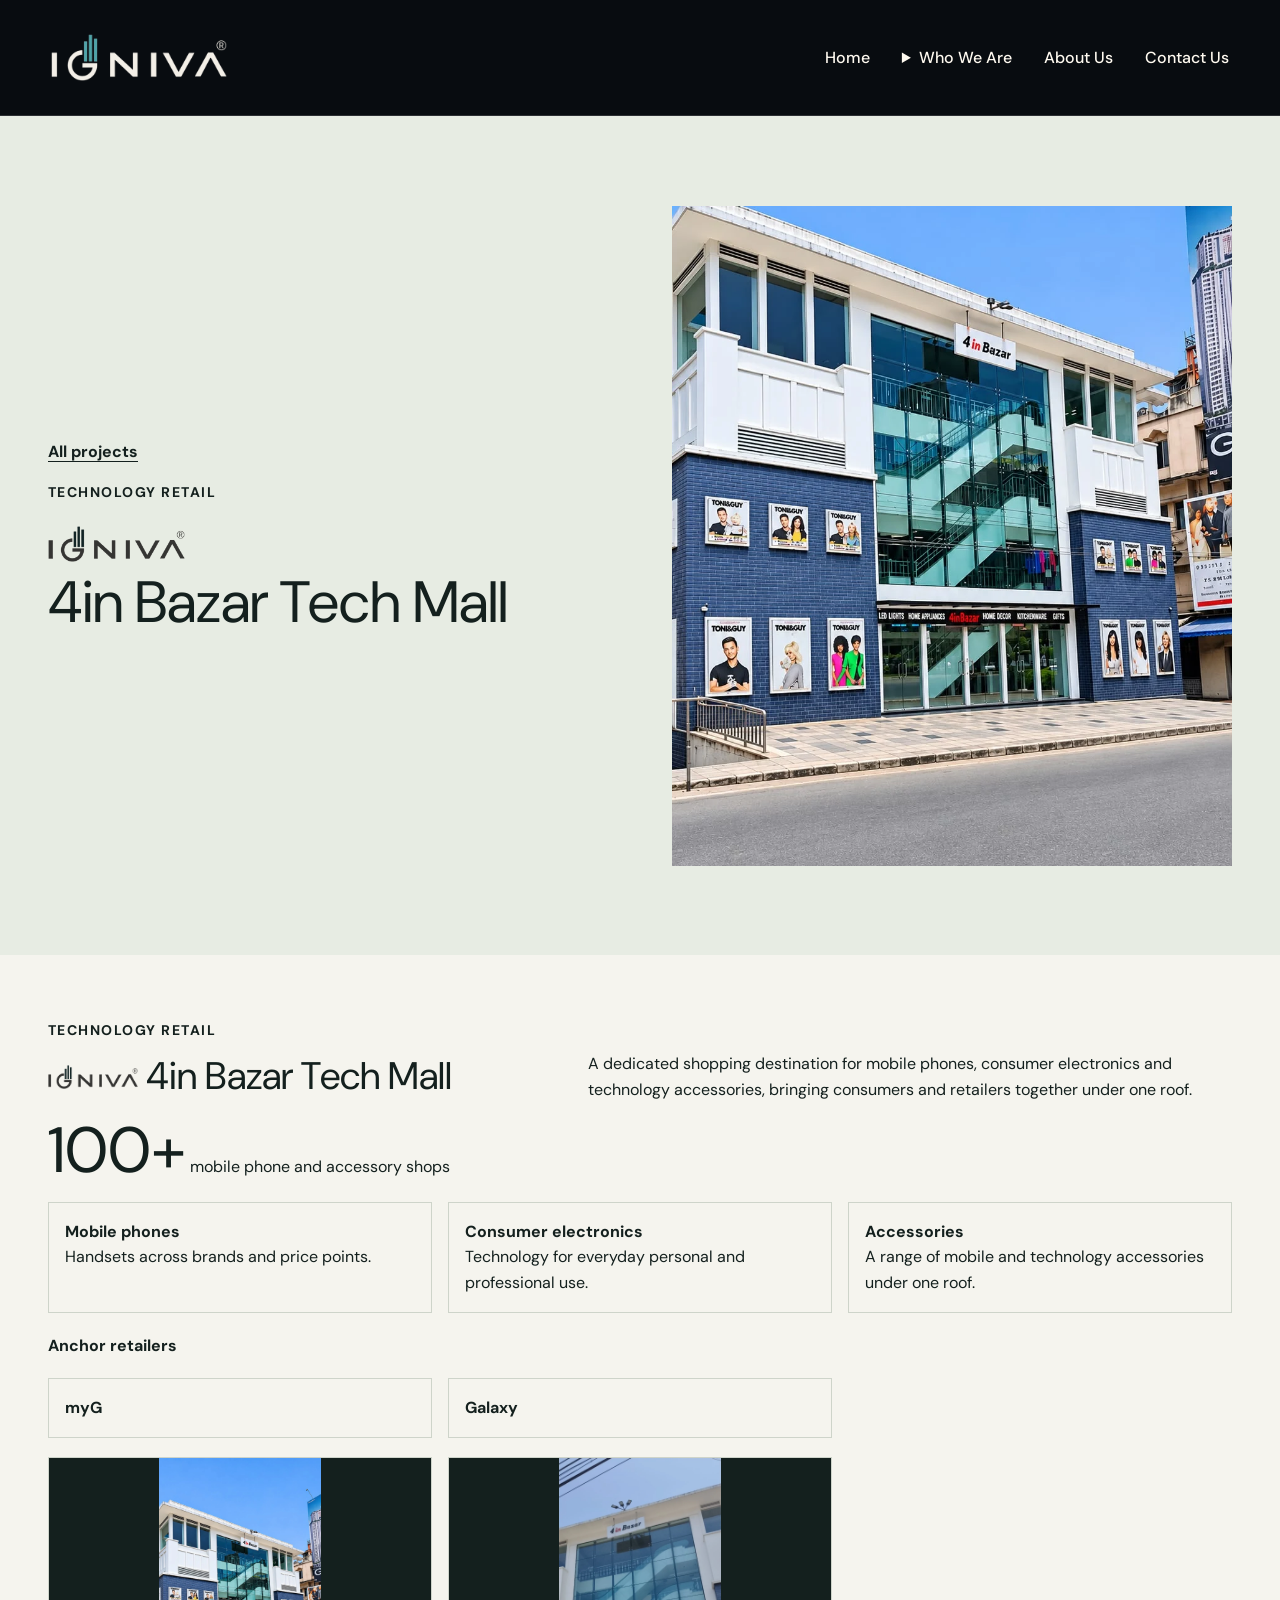
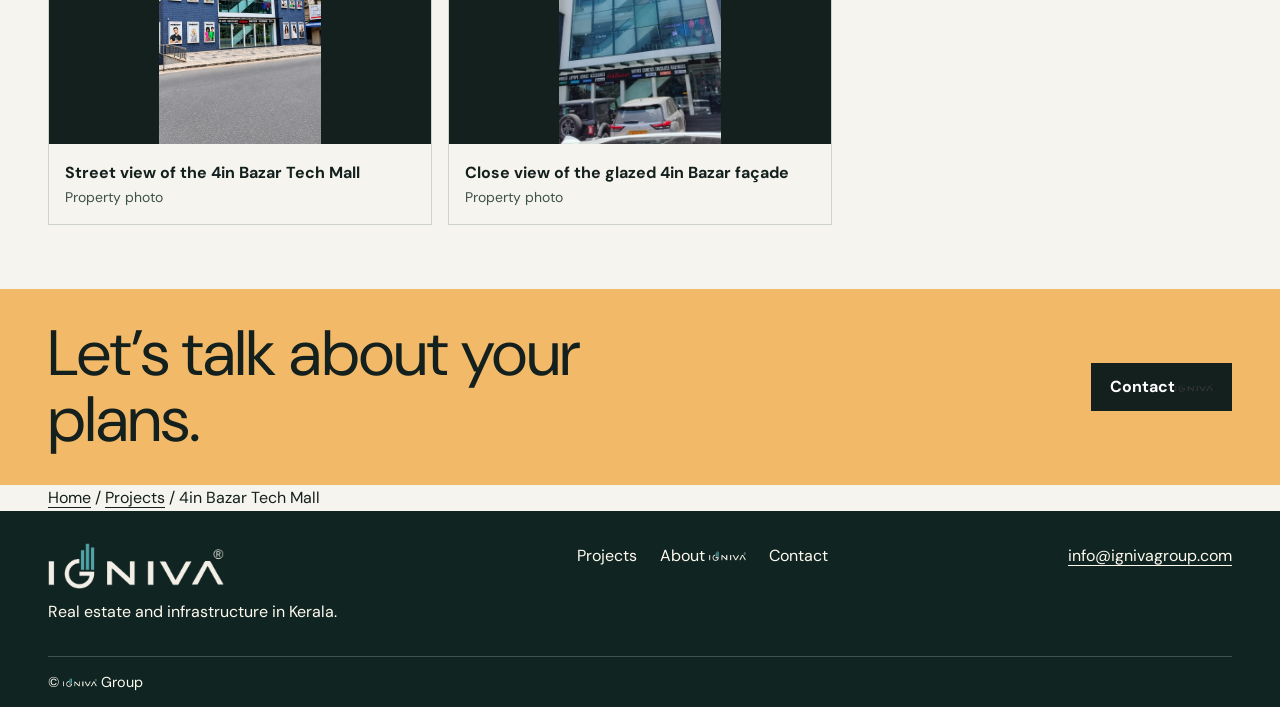
<file: 4in-bazar.html>
<!doctype html>
<html lang="en"><head>
<meta charset="utf-8"><meta name="viewport" content="width=device-width, initial-scale=1">
<meta name="theme-color" content="#14201e"><meta name="description" content="Explore IGNIVA 4in Bazar Tech Mall, part of the IGNIVA Group portfolio.">
<title>IGNIVA 4in Bazar Tech Mall | IGNIVA Group</title><link rel="canonical" href="https://www.ignivagroup.com/4in-bazar.html">
<meta property="og:type" content="website"><meta property="og:title" content="IGNIVA 4in Bazar Tech Mall | IGNIVA Group"><meta property="og:description" content="Explore IGNIVA 4in Bazar Tech Mall, part of the IGNIVA Group portfolio."><meta property="og:url" content="https://www.ignivagroup.com/4in-bazar.html"><meta property="og:image" content="https://www.ignivagroup.com/assets/portfolio/bazar-frontage.webp">
<link rel="preconnect" href="https://fonts.googleapis.com"><link rel="preconnect" href="https://fonts.gstatic.com" crossorigin>
<link href="https://fonts.googleapis.com/css2?family=DM+Sans:wght@400;500;600;700&amp;family=Instrument+Serif:ital@0;1&amp;display=swap" rel="stylesheet">
<link rel="stylesheet" href="styles.css"><script src="script.js" defer></script><style>
.bazar-mast h1{white-space:normal}
.bazar-mast h1 span{display:inline-block;max-width:100%}
</style></head>
<body><a class="skip" href="#main">Skip to content</a>
<header class="site-header"><div class="wrap bar">
<a class="brand" href="index.html" aria-label="IGNIVA Group homepage"><img src="assets/igniva-group.png" alt="IGNIVA Group" width="184" height="49"></a>
<button id="menu" type="button" aria-label="Menu" aria-controls="nav" aria-expanded="false" hidden><span class="landing-menu-icon" aria-hidden="true"></span></button><nav id="nav" aria-label="Main navigation"><a href="index.html">Home</a><details class="project-menu"><summary>Who We Are</summary><div class="project-menu-links"><a href="calicut-trade-centre.html">Calicut Trade Centre</a><a href="cochin-trade-centre.html">Cochin Trade Centre</a><a href="airport-hotel.html"><img class="inline-brand" src="assets/igniva-group.png" alt="IGNIVA®"> Airport Hotel</a><a href="beach-bay.html"><img class="inline-brand" src="assets/igniva-group.png" alt="IGNIVA®"> Calicut Beach Bay</a><a href="4in-bazar.html"><img class="inline-brand" src="assets/igniva-group.png" alt="IGNIVA®"> 4in Bazar Tech Mall</a><a href="logistics-hub.html"><img class="inline-brand" src="assets/igniva-group.png" alt="IGNIVA®"> Logistics Hub</a><a href="https://www.ignivatechisland.com/"><img class="inline-brand" src="assets/igniva-group.png" alt="IGNIVA®"> Tech Island</a><a href="https://www.ignivatechisland.com/#infrastructure">Kochi Data Centre</a><a href="projects.html">All developments</a></div></details><a href="about.html">About Us</a><a href="contact.html">Contact Us</a></nav></div></header>
<main id="main"><section class="detail-mast bazar-mast"><div class="wrap split"><div><a class="text-link" href="projects.html">All projects</a><p class="eyebrow">Technology retail</p><h1><img class="inline-brand" src="assets/igniva-group.png" alt="IGNIVA®"> <span>4in Bazar Tech Mall</span></h1></div><figure><img src="assets/portfolio/bazar-frontage.webp" alt="Street-facing glass façade of 4in Bazar Tech Mall" width="900" height="1600" fetchpriority="high" decoding="async"></figure></div></section><div class="wrap detail-content"><section class="business-detail" id="tech-mall">
        <p class="eyebrow">Technology retail</p>
        <div class="split"><h3><img class="inline-brand" src="assets/igniva-group.png" alt="IGNIVA®"> 4in Bazar Tech Mall</h3><p>A dedicated shopping destination for mobile phones, consumer electronics and technology accessories, bringing consumers and retailers together under one roof.</p></div>
        <p class="business-stat"><strong>100+</strong> mobile phone and accessory shops</p>
        <div class="business-grid tech-grid">
          <div><strong>Mobile phones</strong><span>Handsets across brands and price points.</span></div>
          <div><strong>Consumer electronics</strong><span>Technology for everyday personal and professional use.</span></div>
          <div><strong>Accessories</strong><span>A range of mobile and technology accessories under one roof.</span></div>
        </div>
        <h4>Anchor retailers</h4>
        <div class="business-grid"><div><strong>myG</strong></div><div><strong>Galaxy</strong></div></div>
        <div class="business-gallery">
          <figure><a href="assets/portfolio/bazar-frontage.webp" aria-label="View full image: Street view of the 4in Bazar Tech Mall"><img src="assets/portfolio/bazar-frontage.webp" alt="Street view of the 4in Bazar Tech Mall" width="900" height="1600" loading="lazy" decoding="async"></a><figcaption><strong>Street view of the 4in Bazar Tech Mall</strong><span>Property photo</span></figcaption></figure>
          <figure><a href="assets/portfolio/bazar-facade.webp" aria-label="View full image: Close view of the glazed 4in Bazar façade"><img src="assets/portfolio/bazar-facade.webp" alt="Close view of the glazed 4in Bazar façade" width="720" height="1280" loading="lazy" decoding="async"></a><figcaption><strong>Close view of the glazed 4in Bazar façade</strong><span>Property photo</span></figcaption></figure>
        </div>
      </section>
    </div><section class="enquiry-band"><div class="wrap split"><h2>Let’s talk about your plans.</h2><a class="button" href="contact.html">Contact <img class="inline-brand" src="assets/igniva-group.png" alt="IGNIVA®"></a></div></section><nav class="wrap" aria-label="Breadcrumb"><a href="index.html">Home</a> / <a href="projects.html">Projects</a> / <span aria-current="page">4in Bazar Tech Mall</span></nav>
</main>
<footer class="site-footer"><div class="wrap footer-main"><div><a class="brand" href="index.html"><img src="assets/igniva-group.png" alt="IGNIVA Group" width="184" height="49"></a><p>Real estate and infrastructure in Kerala.</p></div><nav aria-label="Footer navigation"><a href="projects.html">Projects</a><a href="about.html">About <img class="inline-brand" src="assets/igniva-group.png" alt="IGNIVA®"></a><a href="contact.html">Contact</a></nav><a href="mailto:info@ignivagroup.com">info@ignivagroup.com</a></div><div class="wrap footer-base">© <img class="inline-brand" src="assets/igniva-group.png" alt="IGNIVA®"> Group</div></footer>
</body></html>
</file>
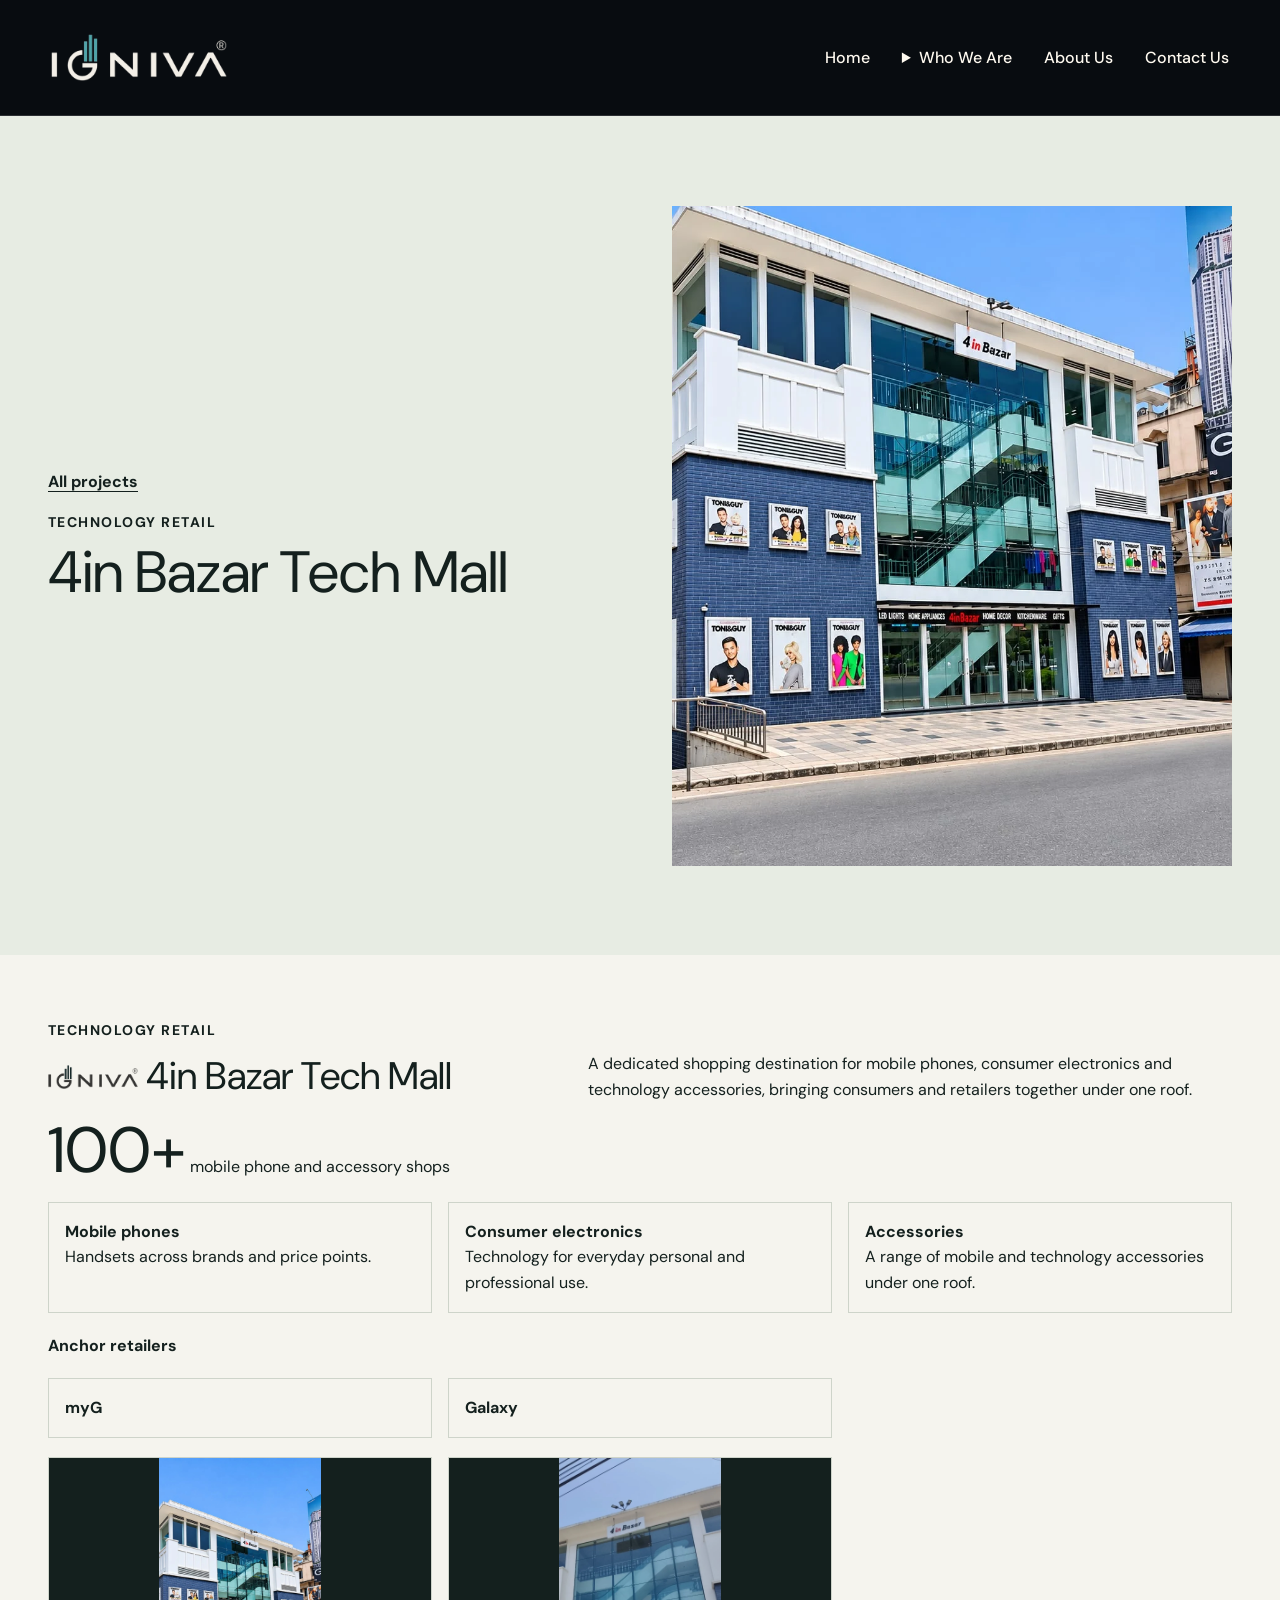
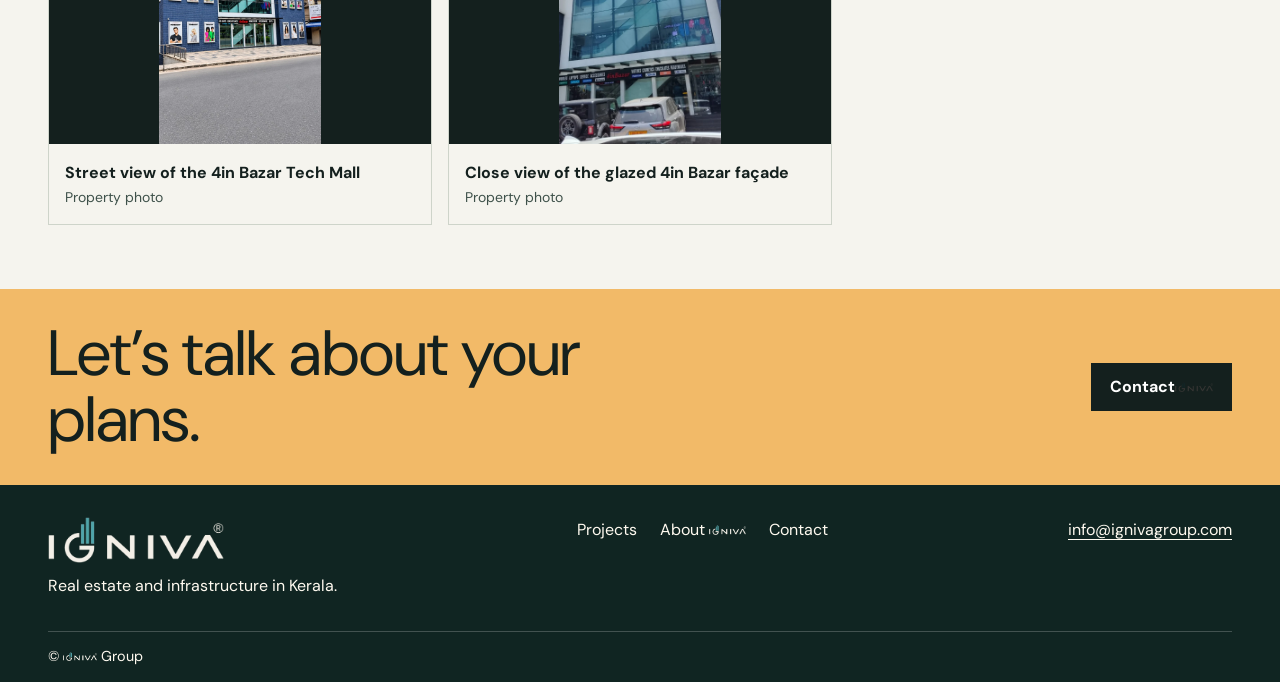
<file: 4n-bazar.html>
<!doctype html>
<html lang="en"><head>
<meta charset="utf-8"><meta name="viewport" content="width=device-width, initial-scale=1">
<meta name="theme-color" content="#14201e"><meta name="description" content="Explore IGNIVA 4in Bazar Tech Mall, part of the IGNIVA Group portfolio.">
<title>IGNIVA 4in Bazar Tech Mall | IGNIVA Group</title><link rel="canonical" href="https://www.ignivagroup.com/4in-bazar.html">
<meta property="og:type" content="website"><meta property="og:title" content="IGNIVA 4in Bazar Tech Mall | IGNIVA Group"><meta property="og:description" content="Explore IGNIVA 4in Bazar Tech Mall, part of the IGNIVA Group portfolio."><meta property="og:url" content="https://www.ignivagroup.com/4in-bazar.html"><meta property="og:image" content="https://www.ignivagroup.com/assets/portfolio/bazar-frontage.webp">
<link rel="preconnect" href="https://fonts.googleapis.com"><link rel="preconnect" href="https://fonts.gstatic.com" crossorigin>
<link href="https://fonts.googleapis.com/css2?family=DM+Sans:wght@400;500;600;700&amp;family=Instrument+Serif:ital@0;1&amp;display=swap" rel="stylesheet">
<link rel="stylesheet" href="styles.css"><script src="script.js" defer></script></head>
<body><a class="skip" href="#main">Skip to content</a>
<header class="site-header"><div class="wrap bar">
<a class="brand" href="index.html" aria-label="IGNIVA Group homepage"><img src="assets/igniva-group.png" alt="IGNIVA Group" width="184" height="49"></a>
<button id="menu" type="button" aria-label="Menu" aria-controls="nav" aria-expanded="false" hidden><span class="landing-menu-icon" aria-hidden="true"></span></button><nav id="nav" aria-label="Main navigation"><a href="index.html">Home</a><details class="project-menu"><summary>Who We Are</summary><div class="project-menu-links"><a href="calicut-trade-centre.html">Calicut Trade Centre</a><a href="cochin-trade-centre.html">Cochin Trade Centre</a><a href="airport-hotel.html"><img class="inline-brand" src="assets/igniva-group.png" alt="IGNIVA®"> Airport Hotel</a><a href="beach-bay.html"><img class="inline-brand" src="assets/igniva-group.png" alt="IGNIVA®"> Calicut Beach Bay</a><a href="4in-bazar.html"><img class="inline-brand" src="assets/igniva-group.png" alt="IGNIVA®"> 4in Bazar Tech Mall</a><a href="logistics-hub.html"><img class="inline-brand" src="assets/igniva-group.png" alt="IGNIVA®"> Logistics Hub</a><a href="https://www.ignivatechisland.com/"><img class="inline-brand" src="assets/igniva-group.png" alt="IGNIVA®"> Tech Island</a><a href="https://www.ignivatechisland.com/#infrastructure">Kochi Data Centre</a><a href="projects.html">All developments</a></div></details><a href="about.html">About Us</a><a href="contact.html">Contact Us</a></nav></div></header>
<main id="main"><section class="detail-mast bazar-mast"><div class="wrap split"><div><a class="text-link" href="projects.html">All projects</a><p class="eyebrow">Technology retail</p><h1>4in Bazar Tech Mall</h1></div><figure><img src="assets/portfolio/bazar-frontage.webp" alt="Street-facing glass façade of 4in Bazar Tech Mall" width="900" height="1600" fetchpriority="high" decoding="async"></figure></div></section><div class="wrap detail-content"><section class="business-detail" id="tech-mall">
        <p class="eyebrow">Technology retail</p>
        <div class="split"><h3><img class="inline-brand" src="assets/igniva-group.png" alt="IGNIVA®"> 4in Bazar Tech Mall</h3><p>A dedicated shopping destination for mobile phones, consumer electronics and technology accessories, bringing consumers and retailers together under one roof.</p></div>
        <p class="business-stat"><strong>100+</strong> mobile phone and accessory shops</p>
        <div class="business-grid tech-grid">
          <div><strong>Mobile phones</strong><span>Handsets across brands and price points.</span></div>
          <div><strong>Consumer electronics</strong><span>Technology for everyday personal and professional use.</span></div>
          <div><strong>Accessories</strong><span>A range of mobile and technology accessories under one roof.</span></div>
        </div>
        <h4>Anchor retailers</h4>
        <div class="business-grid"><div><strong>myG</strong></div><div><strong>Galaxy</strong></div></div>
        <div class="business-gallery">
          <figure><a href="assets/portfolio/bazar-frontage.webp" aria-label="View full image: Street view of the 4in Bazar Tech Mall"><img src="assets/portfolio/bazar-frontage.webp" alt="Street view of the 4in Bazar Tech Mall" width="900" height="1600" loading="lazy" decoding="async"></a><figcaption><strong>Street view of the 4in Bazar Tech Mall</strong><span>Property photo</span></figcaption></figure>
          <figure><a href="assets/portfolio/bazar-facade.webp" aria-label="View full image: Close view of the glazed 4in Bazar façade"><img src="assets/portfolio/bazar-facade.webp" alt="Close view of the glazed 4in Bazar façade" width="720" height="1280" loading="lazy" decoding="async"></a><figcaption><strong>Close view of the glazed 4in Bazar façade</strong><span>Property photo</span></figcaption></figure>
        </div>
      </section>
    </div><section class="enquiry-band"><div class="wrap split"><h2>Let’s talk about your plans.</h2><a class="button" href="contact.html">Contact <img class="inline-brand" src="assets/igniva-group.png" alt="IGNIVA®"></a></div></section></main>
<footer class="site-footer"><div class="wrap footer-main"><div><a class="brand" href="index.html"><img src="assets/igniva-group.png" alt="IGNIVA Group" width="184" height="49"></a><p>Real estate and infrastructure in Kerala.</p></div><nav aria-label="Footer navigation"><a href="projects.html">Projects</a><a href="about.html">About <img class="inline-brand" src="assets/igniva-group.png" alt="IGNIVA®"></a><a href="contact.html">Contact</a></nav><a href="mailto:info@ignivagroup.com">info@ignivagroup.com</a></div><div class="wrap footer-base">© <img class="inline-brand" src="assets/igniva-group.png" alt="IGNIVA®"> Group</div></footer>
</body></html>
</file>
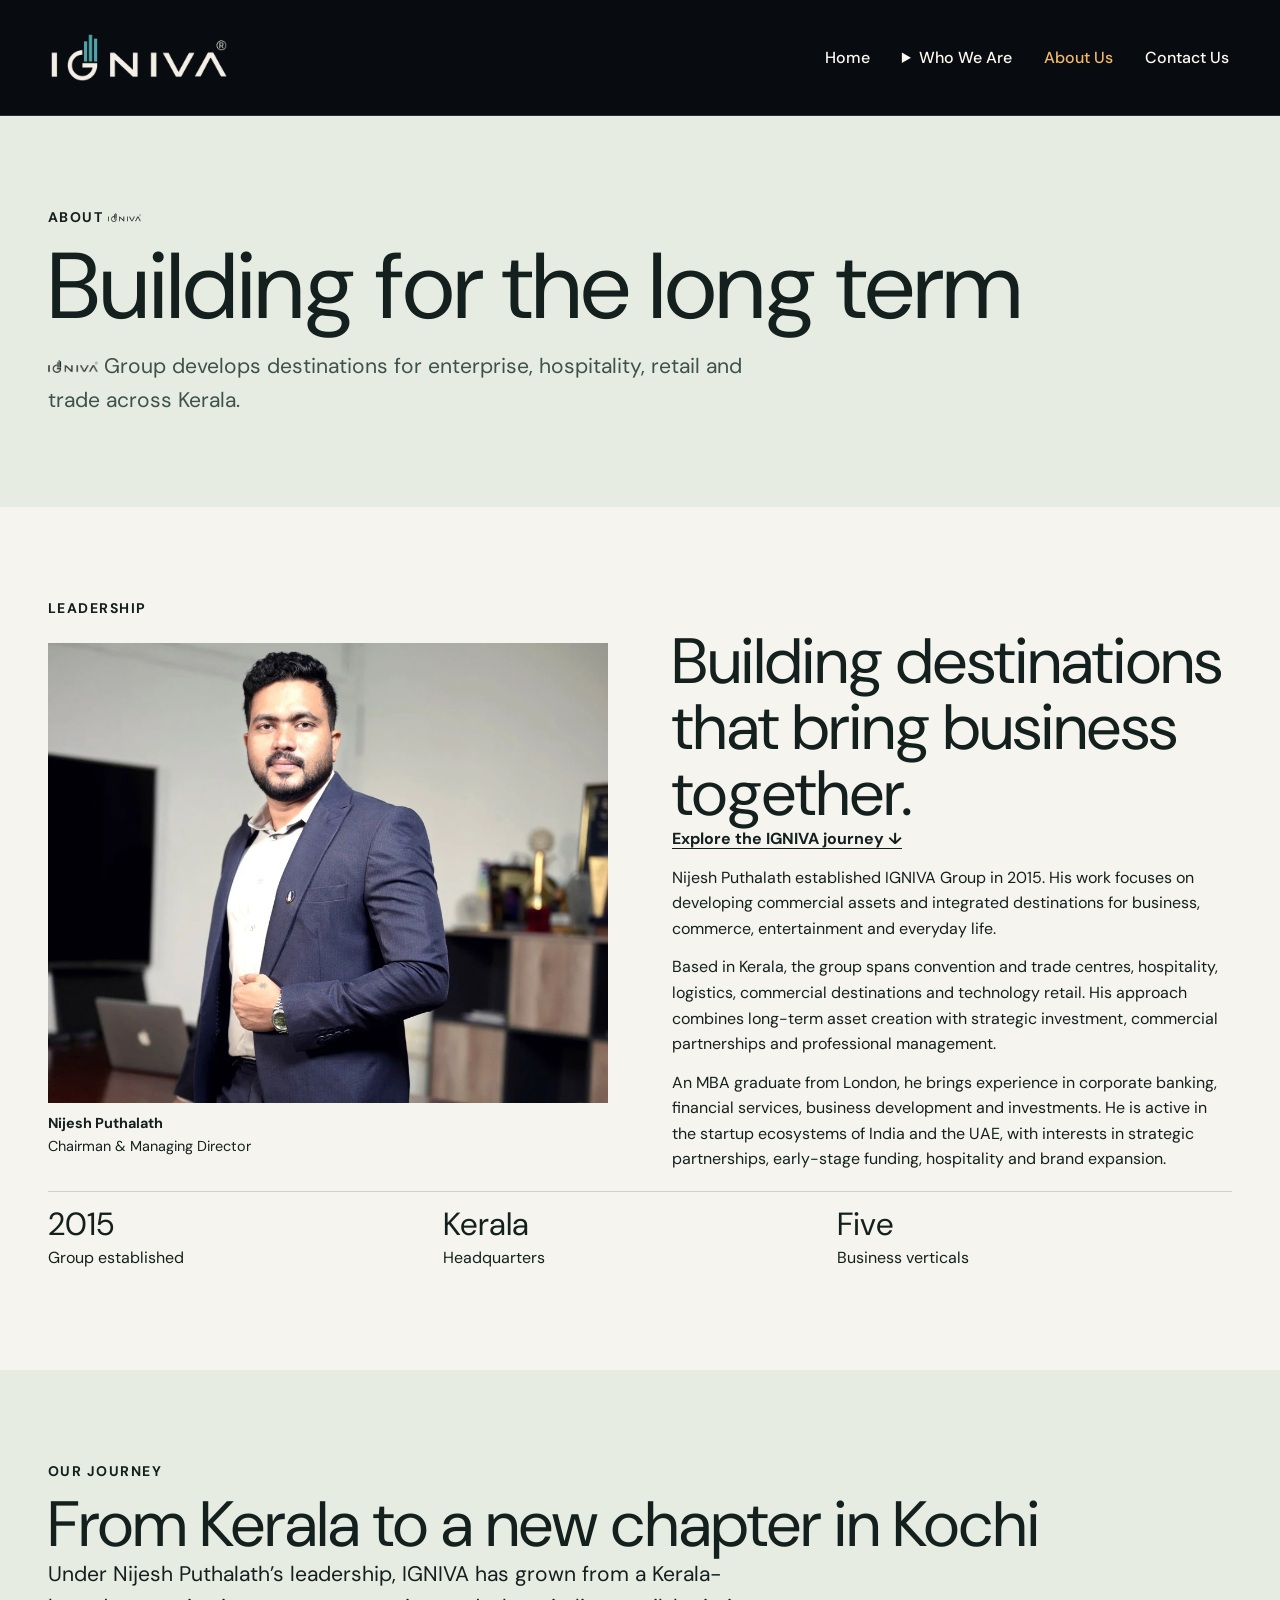
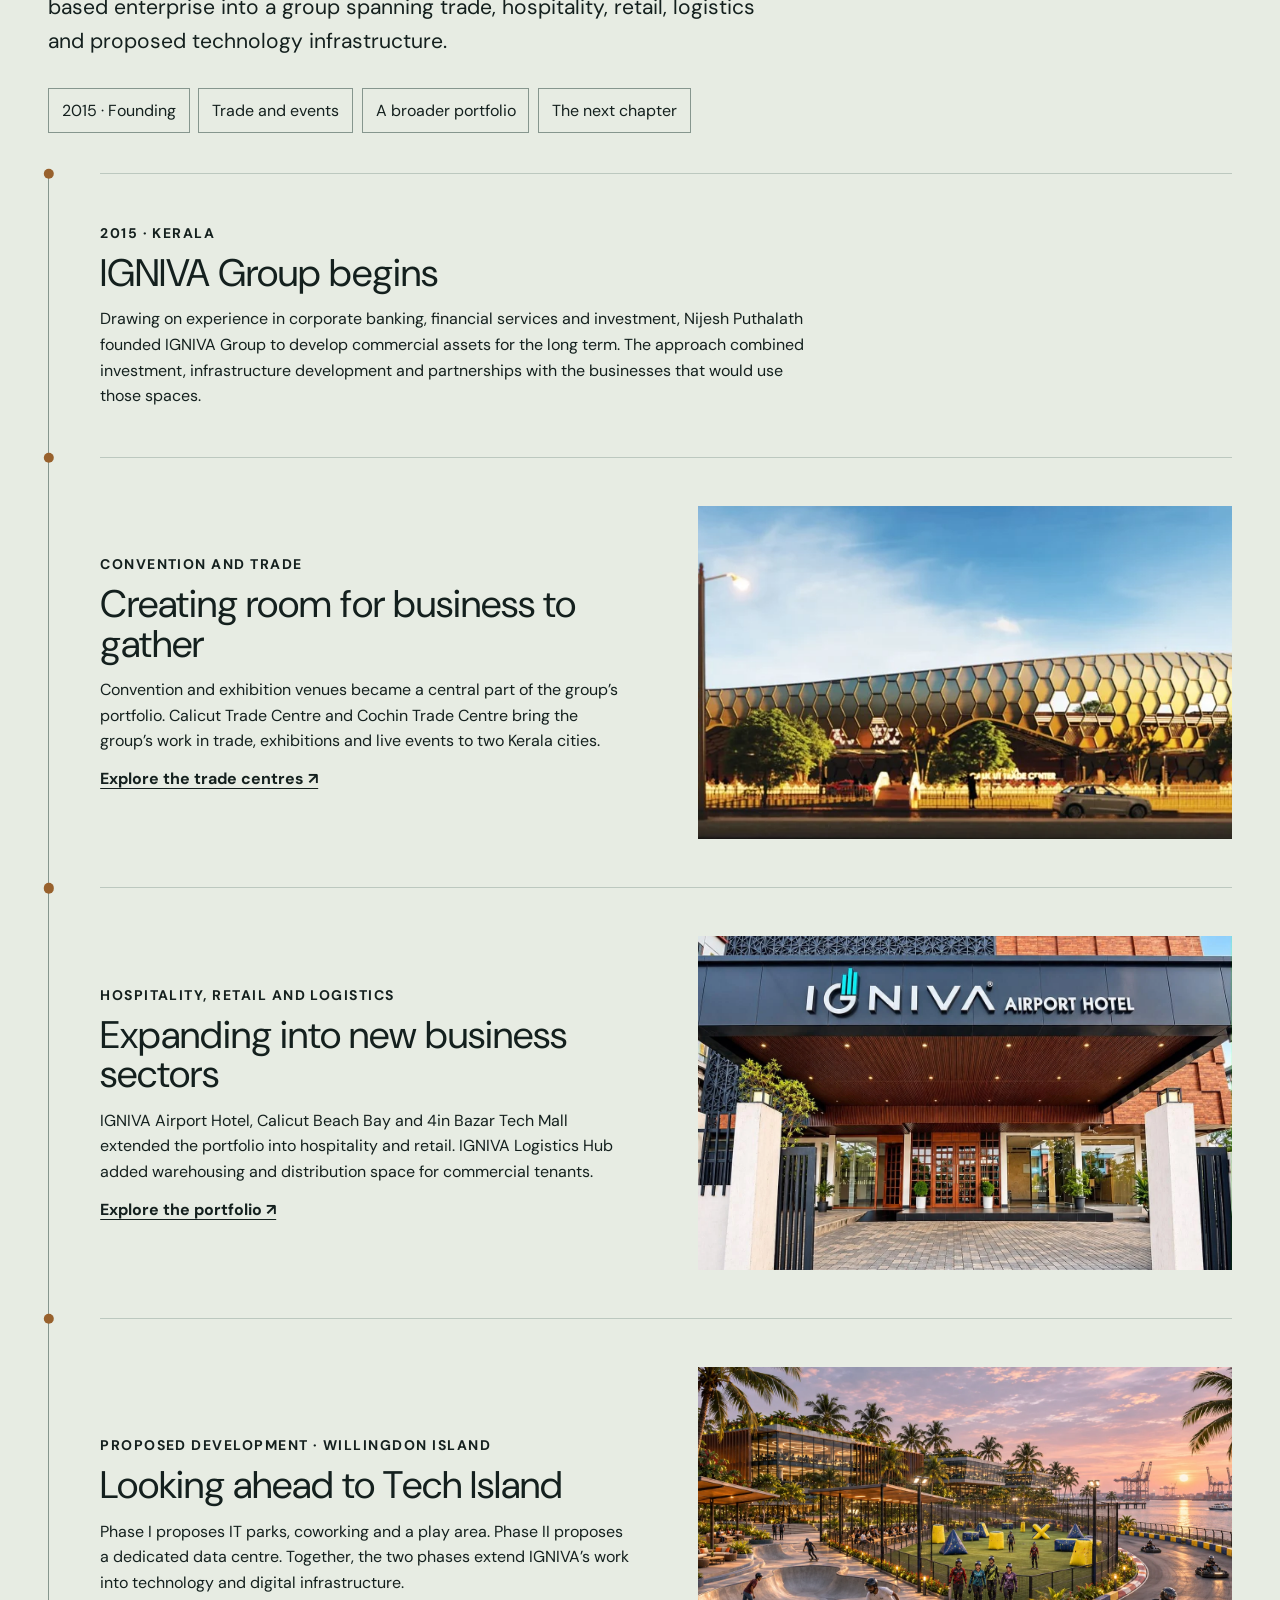
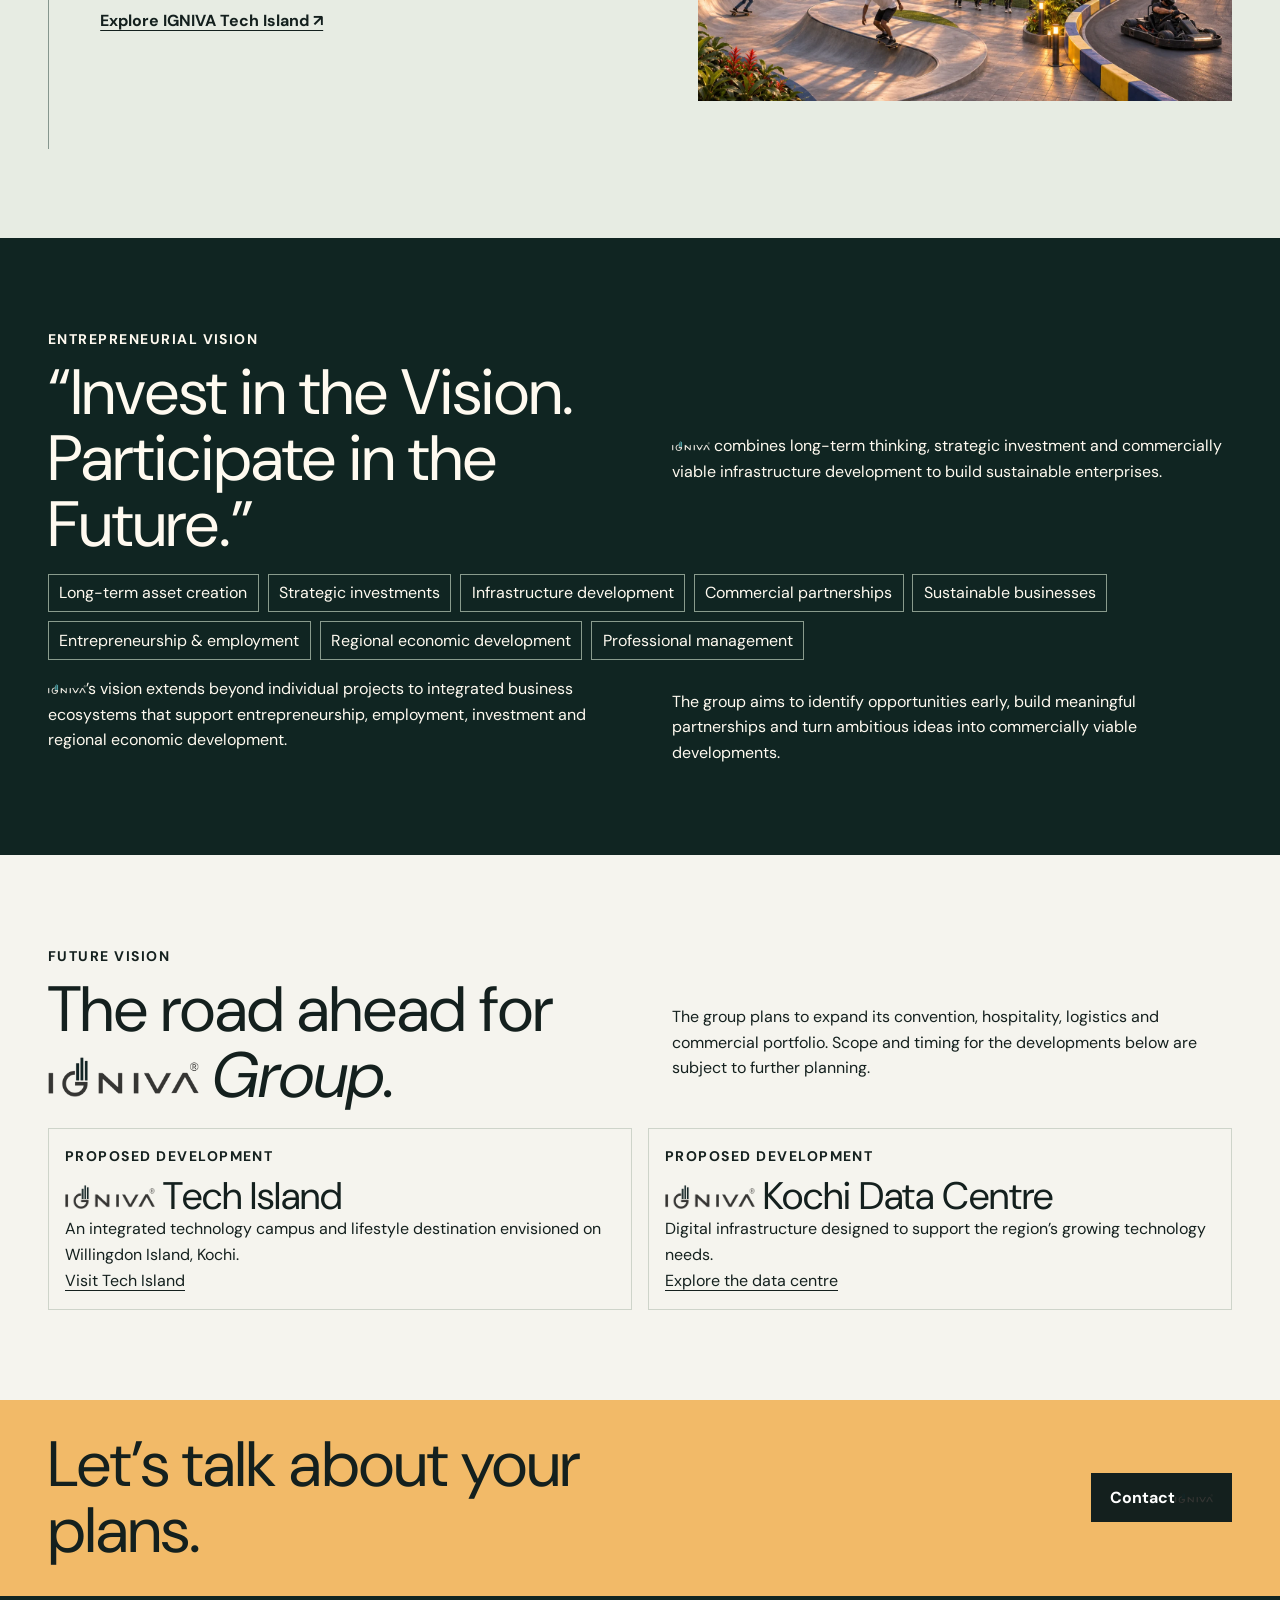
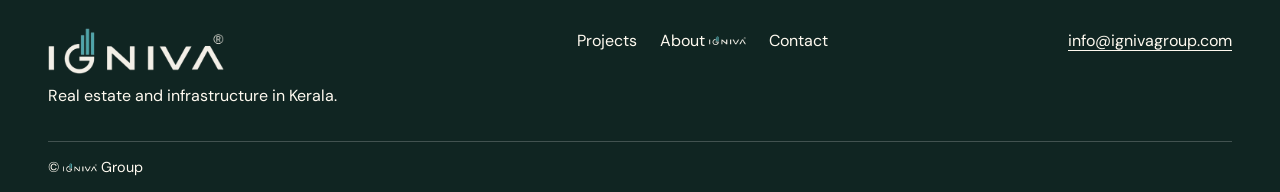
<file: about.html>
<!doctype html>
<html lang="en"><head>
<meta charset="utf-8"><meta name="viewport" content="width=device-width, initial-scale=1">
<meta name="theme-color" content="#14201e"><meta name="description" content="Meet Chairman and Managing Director Nijesh Puthalath and explore IGNIVA Group’s business vision.">
<title>About IGNIVA | IGNIVA Group</title><link rel="canonical" href="https://www.ignivagroup.com/about.html">
<meta property="og:type" content="website"><meta property="og:title" content="About IGNIVA | IGNIVA Group"><meta property="og:description" content="Meet Chairman and Managing Director Nijesh Puthalath and explore IGNIVA Group’s business vision."><meta property="og:url" content="https://www.ignivagroup.com/about.html"><meta property="og:image" content="https://www.ignivagroup.com/assets/nijesh-puthalath.webp">
<link rel="preconnect" href="https://fonts.googleapis.com"><link rel="preconnect" href="https://fonts.gstatic.com" crossorigin>
<link href="https://fonts.googleapis.com/css2?family=DM+Sans:wght@400;500;600;700&amp;family=Instrument+Serif:ital@0;1&amp;display=swap" rel="stylesheet">
<link rel="stylesheet" href="styles.css?v=journey-1"><script src="script.js" defer></script><style>
  #vision .projects .inline-brand{background:transparent}
</style>
</head>
<body><a class="skip" href="#main">Skip to content</a>
<header class="site-header"><div class="wrap bar">
<a class="brand" href="index.html" aria-label="IGNIVA Group homepage"><img src="assets/igniva-group.png" alt="IGNIVA Group" width="184" height="49"></a>
<button id="menu" type="button" aria-label="Menu" aria-controls="nav" aria-expanded="false" hidden><span class="landing-menu-icon" aria-hidden="true"></span></button><nav id="nav" aria-label="Main navigation"><a href="index.html">Home</a><details class="project-menu"><summary>Who We Are</summary><div class="project-menu-links"><a href="calicut-trade-centre.html">Calicut Trade Centre</a><a href="cochin-trade-centre.html">Cochin Trade Centre</a><a href="airport-hotel.html"><img class="inline-brand" src="assets/igniva-group.png" alt="IGNIVA®"> Airport Hotel</a><a href="beach-bay.html"><img class="inline-brand" src="assets/igniva-group.png" alt="IGNIVA®"> Calicut Beach Bay</a><a href="4in-bazar.html"><img class="inline-brand" src="assets/igniva-group.png" alt="IGNIVA®"> 4N Bazar Tech Mall</a><a href="logistics-hub.html"><img class="inline-brand" src="assets/igniva-group.png" alt="IGNIVA®"> Logistics Hub</a><a href="https://www.ignivatechisland.com/"><img class="inline-brand" src="assets/igniva-group.png" alt="IGNIVA®"> Tech Island</a><a href="https://www.ignivatechisland.com/#infrastructure">Kochi Data Centre</a><a href="projects.html">All developments</a></div></details><a href="about.html" aria-current="page">About Us</a><a href="contact.html">Contact Us</a></nav></div></header>
<main id="main"><section class="page-intro"><div class="wrap"><p class="eyebrow">About <img class="inline-brand" src="assets/igniva-group.png" alt="IGNIVA®"></p><h1>Building for the long term</h1><p class="lede"><img class="inline-brand" src="assets/igniva-group.png" alt="IGNIVA®"> Group develops destinations for enterprise, hospitality, retail and trade across Kerala.</p></div></section><section id="leadership" class="section">
    <div class="wrap">
      <p class="eyebrow">Leadership</p>
      <div class="leader"><figure><img src="assets/nijesh-puthalath.webp" alt="Nijesh Puthalath" width="1000" height="1500" loading="lazy"><figcaption><strong>Nijesh Puthalath</strong><br>Chairman &amp; Managing Director</figcaption></figure><div class="leader-copy">
        <h2>Building destinations that bring business together.</h2><a class="text-link" href="#journey">Explore the IGNIVA journey ↓</a>
        <div>
          <p>Nijesh Puthalath established IGNIVA Group in 2015. His work focuses on developing commercial assets and integrated destinations for business, commerce, entertainment and everyday life.</p>
          <p>Based in Kerala, the group spans convention and trade centres, hospitality, logistics, commercial destinations and technology retail. His approach combines long-term asset creation with strategic investment, commercial partnerships and professional management.</p>
          <p>An MBA graduate from London, he brings experience in corporate banking, financial services, business development and investments. He is active in the startup ecosystems of India and the UAE, with interests in strategic partnerships, early-stage funding, hospitality and brand expansion.</p>
        </div>
      </div>
      </div>
      <dl class="metrics">
        <div><dt>2015</dt><dd>Group established</dd></div>
        <div><dt>Kerala</dt><dd>Headquarters</dd></div>
        <div><dt>Five</dt><dd>Business verticals</dd></div>
      </dl>
    </div>
  </section>
  <section class="section group-journey" id="journey" aria-labelledby="journey-title">
    <div class="wrap">
      <p class="eyebrow">Our journey</p>
      <h2 id="journey-title">From Kerala to a new chapter in Kochi</h2>
      <p class="lede">Under Nijesh Puthalath’s leadership, IGNIVA has grown from a Kerala-based enterprise into a group spanning trade, hospitality, retail, logistics and proposed technology infrastructure.</p>
      <nav class="journey-nav" aria-label="Journey chapters">
        <a href="#journey-founding">2015 · Founding</a>
        <a href="#journey-trade">Trade and events</a>
        <a href="#journey-expansion">A broader portfolio</a>
        <a href="#journey-next">The next chapter</a>
      </nav>
      <ol class="journey-chapters">
        <li id="journey-founding"><div><p class="eyebrow">2015 · Kerala</p><h3>IGNIVA Group begins</h3><p>Drawing on experience in corporate banking, financial services and investment, Nijesh Puthalath founded IGNIVA Group to develop commercial assets for the long term. The approach combined investment, infrastructure development and partnerships with the businesses that would use those spaces.</p></div></li>
        <li id="journey-trade"><div><p class="eyebrow">Convention and trade</p><h3>Creating room for business to gather</h3><p>Convention and exhibition venues became a central part of the group’s portfolio. Calicut Trade Centre and Cochin Trade Centre bring the group’s work in trade, exhibitions and live events to two Kerala cities.</p><a href="projects.html?sector=convention">Explore the trade centres ↗</a></div><img src="assets/portfolio/calicut-panorama.webp" alt="Calicut Trade Centre exterior" loading="lazy" decoding="async"></li>
        <li id="journey-expansion"><div><p class="eyebrow">Hospitality, retail and logistics</p><h3>Expanding into new business sectors</h3><p>IGNIVA Airport Hotel, Calicut Beach Bay and 4in Bazar Tech Mall extended the portfolio into hospitality and retail. IGNIVA Logistics Hub added warehousing and distribution space for commercial tenants.</p><a href="projects.html">Explore the portfolio ↗</a></div><img src="assets/portfolio/hotel-entrance.webp" alt="Entrance to IGNIVA Airport Hotel" loading="lazy" decoding="async"></li>
        <li id="journey-next"><div><p class="eyebrow">Proposed development · Willingdon Island</p><h3>Looking ahead to Tech Island</h3><p>Phase I proposes IT parks, coworking and a play area. Phase II proposes a dedicated data centre. Together, the two phases extend IGNIVA’s work into technology and digital infrastructure.</p><a href="https://www.ignivatechisland.com/">Explore IGNIVA Tech Island ↗</a></div><img src="assets/showcase/ai-it-park-waterfront-recreation.webp" alt="Concept illustration of the proposed Tech Island waterfront and recreation district" loading="lazy" decoding="async"></li>
      </ol>
    </div>
  </section>
  <section class="section dark" id="entrepreneurial-vision">
    <div class="wrap">
      <p class="eyebrow">Entrepreneurial vision</p>
      <div class="split">
        <h2>“Invest in the Vision. Participate in the Future.”</h2>
        <p><img class="inline-brand" src="assets/igniva-group.png" alt="IGNIVA®"> combines long-term thinking, strategic investment and commercially viable infrastructure development to build sustainable enterprises.</p>
      </div>
      <ul class="business-list vision-principles">
        <li>Long-term asset creation</li><li>Strategic investments</li><li>Infrastructure development</li><li>Commercial partnerships</li><li>Sustainable businesses</li><li>Entrepreneurship &amp; employment</li><li>Regional economic development</li><li>Professional management</li>
      </ul>
      <div class="split vision-copy">
        <p><img class="inline-brand" src="assets/igniva-group.png" alt="IGNIVA®">’s vision extends beyond individual projects to integrated business ecosystems that support entrepreneurship, employment, investment and regional economic development.</p>
        <p>The group aims to identify opportunities early, build meaningful partnerships and turn ambitious ideas into commercially viable developments.</p>
      </div>
    </div>
  </section>
  <section class="section" id="vision">
    <div class="wrap">
      <p class="eyebrow">Future vision</p>
      <div class="split"><h2>The road ahead for <em><img class="inline-brand" src="assets/igniva-group.png" alt="IGNIVA®"> Group.</em></h2><p>The group plans to expand its convention, hospitality, logistics and commercial portfolio. Scope and timing for the developments below are subject to further planning.</p></div>
      <div class="projects">
        <article><div><p class="eyebrow">Proposed development</p><h3><img class="inline-brand" src="assets/igniva-group.png" alt="IGNIVA®"> Tech Island</h3><p>An integrated technology campus and lifestyle destination envisioned on Willingdon Island, Kochi.</p><a href="https://www.ignivatechisland.com/">Visit Tech Island</a></div></article>
        <article><div><p class="eyebrow">Proposed development</p><h3><img class="inline-brand" src="assets/igniva-group.png" alt="IGNIVA®"> Kochi Data Centre</h3><p>Digital infrastructure designed to support the region’s growing technology needs.</p><a href="https://www.ignivatechisland.com/#infrastructure">Explore the data centre</a></div></article>
      </div>
    </div>
  </section>
  <section class="enquiry-band"><div class="wrap split"><h2>Let’s talk about your plans.</h2><a class="button" href="contact.html">Contact <img class="inline-brand" src="assets/igniva-group.png" alt="IGNIVA®"></a></div></section></main>
<footer class="site-footer"><div class="wrap footer-main"><div><a class="brand" href="index.html"><img src="assets/igniva-group.png" alt="IGNIVA Group" width="184" height="49"></a><p>Real estate and infrastructure in Kerala.</p></div><nav aria-label="Footer navigation"><a href="projects.html">Projects</a><a href="about.html">About <img class="inline-brand" src="assets/igniva-group.png" alt="IGNIVA®"></a><a href="contact.html">Contact</a></nav><a href="mailto:info@ignivagroup.com">info@ignivagroup.com</a></div><div class="wrap footer-base">© <img class="inline-brand" src="assets/igniva-group.png" alt="IGNIVA®"> Group</div></footer>
</body></html>
</file>
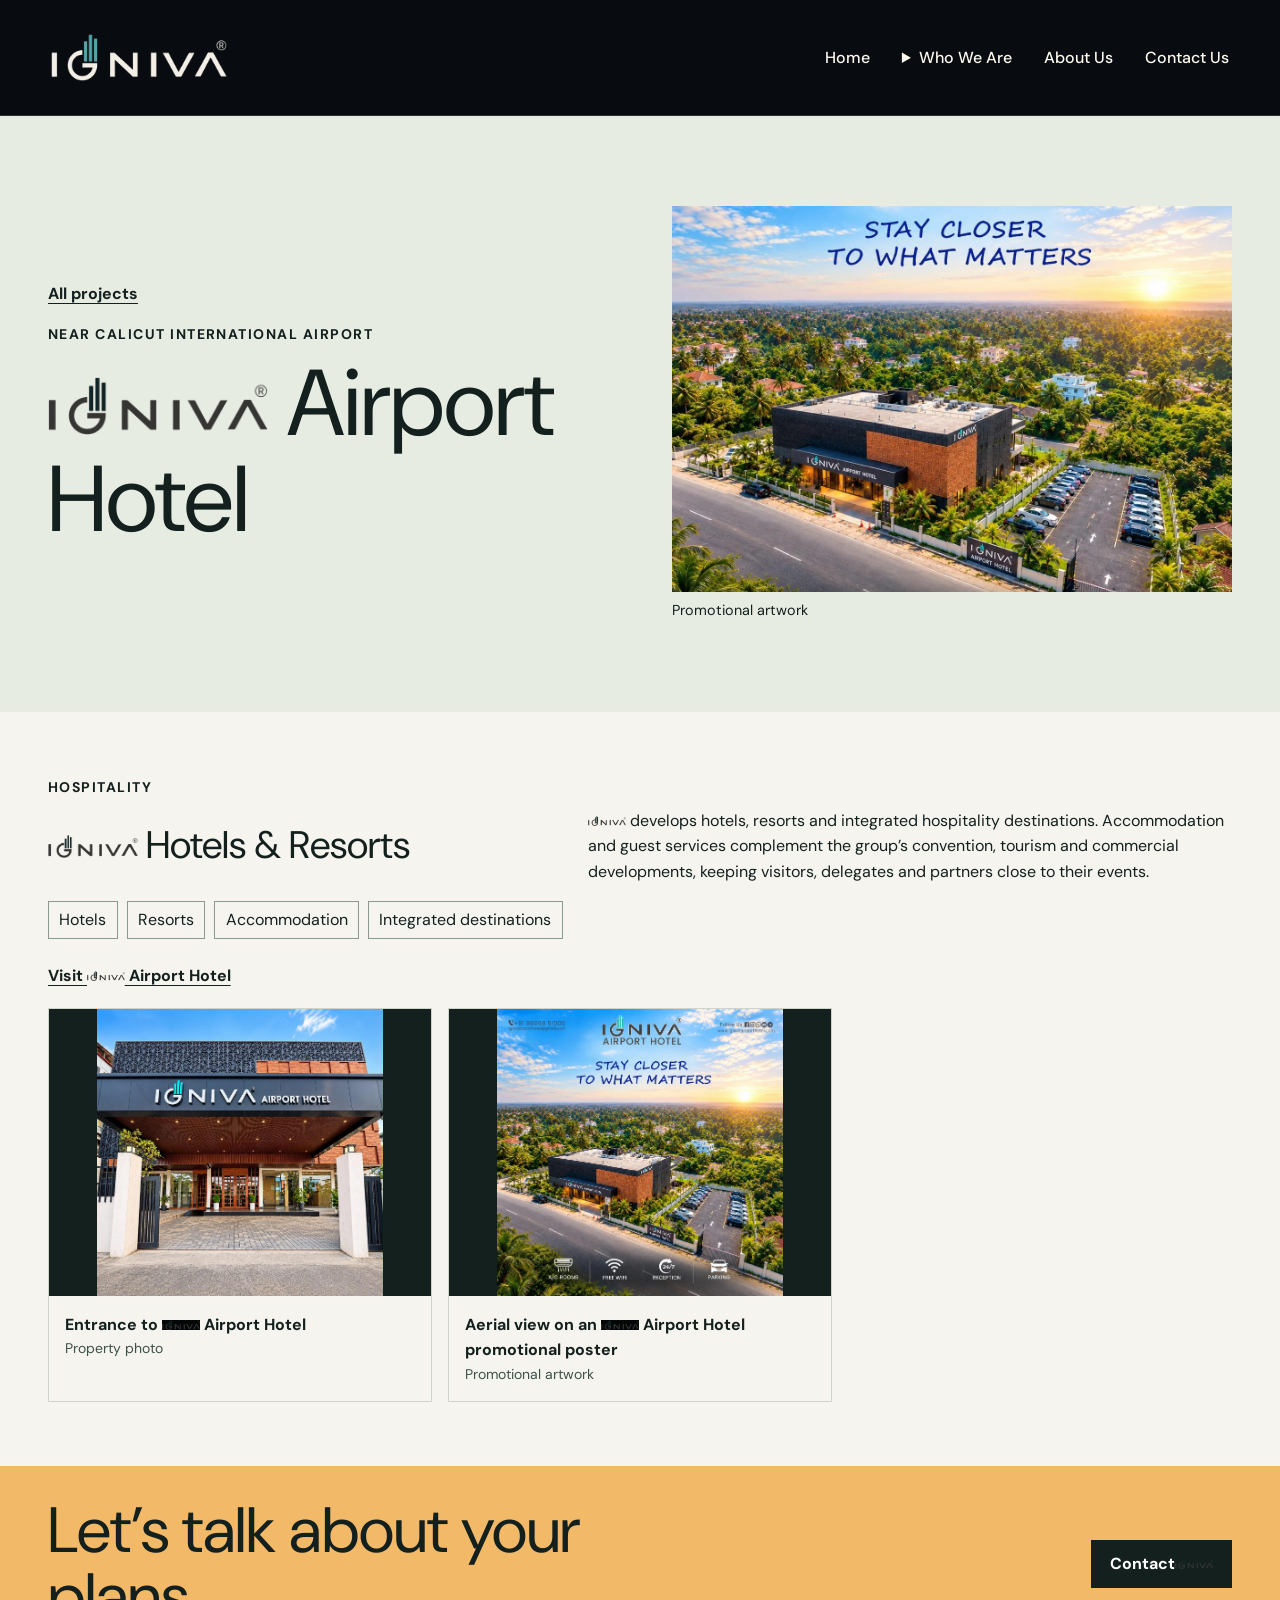
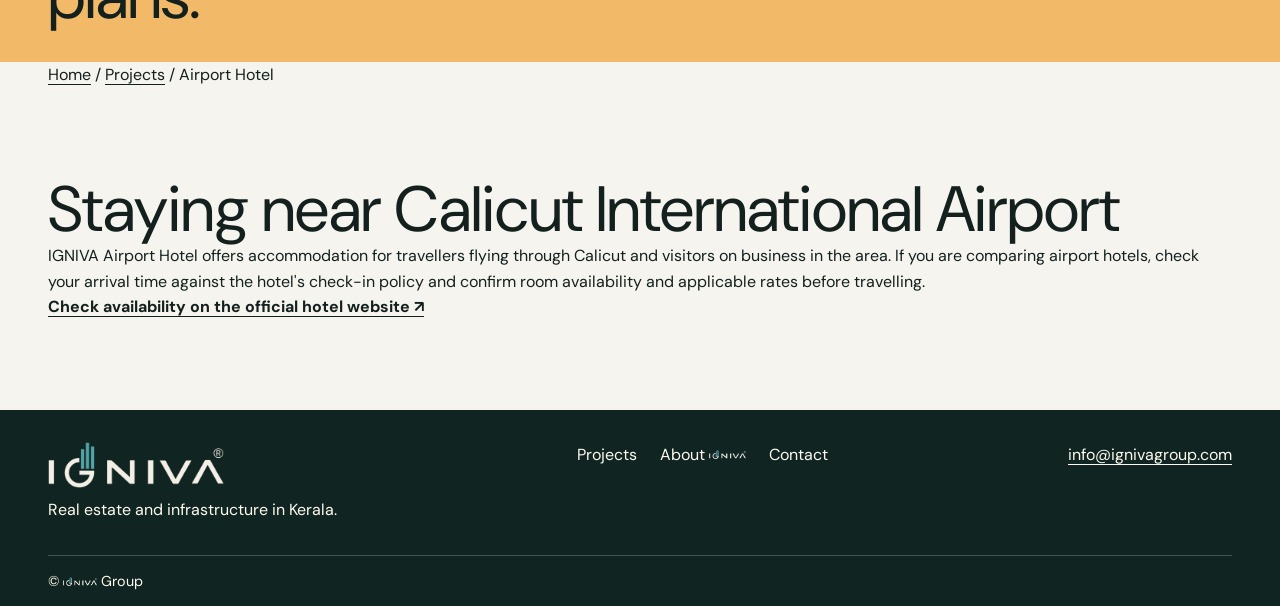
<file: airport-hotel.html>
<!doctype html>
<html lang="en"><head>
<meta charset="utf-8"><meta name="viewport" content="width=device-width, initial-scale=1">
<meta name="theme-color" content="#14201e"><meta name="description" content="Explore IGNIVA Airport Hotel near Calicut International Airport. Visit the hotel website to check room availability and book your stay.">
<title>IGNIVA Airport Hotel | Hotel Near Calicut International Airport</title><link rel="canonical" href="https://www.ignivagroup.com/airport-hotel.html">
<meta property="og:type" content="website"><meta property="og:title" content="IGNIVA Airport Hotel | Hotel Near Calicut International Airport"><meta property="og:description" content="Explore IGNIVA Airport Hotel near Calicut International Airport. Visit the hotel website to check room availability and book your stay."><meta property="og:url" content="https://www.ignivagroup.com/airport-hotel.html"><meta property="og:image" content="https://www.ignivagroup.com/assets/portfolio/hotel-aerial.webp">
<link rel="preconnect" href="https://fonts.googleapis.com"><link rel="preconnect" href="https://fonts.gstatic.com" crossorigin>
<link href="https://fonts.googleapis.com/css2?family=DM+Sans:wght@400;500;600;700&amp;family=Instrument+Serif:ital@0;1&amp;display=swap" rel="stylesheet">
<link rel="stylesheet" href="styles.css"><script src="script.js" defer></script><script type="application/ld+json">{"@context": "https://schema.org", "@type": "WebPage", "name": "IGNIVA Airport Hotel | Hotel Near Calicut International Airport", "description": "Explore IGNIVA Airport Hotel near Calicut International Airport. Visit the hotel website to check room availability and book your stay.", "url": "https://www.ignivagroup.com/airport-hotel.html", "isPartOf": {"@type": "WebSite", "name": "IGNIVA Group", "url": "https://www.ignivagroup.com/"}}</script>
</head>
<body><a class="skip" href="#main">Skip to content</a>
<header class="site-header"><div class="wrap bar">
<a class="brand" href="index.html" aria-label="IGNIVA Group homepage"><img src="assets/igniva-group.png" alt="IGNIVA Group" width="184" height="49"></a>
<button id="menu" type="button" aria-label="Menu" aria-controls="nav" aria-expanded="false" hidden><span class="landing-menu-icon" aria-hidden="true"></span></button><nav id="nav" aria-label="Main navigation"><a href="index.html">Home</a><details class="project-menu"><summary>Who We Are</summary><div class="project-menu-links"><a href="calicut-trade-centre.html">Calicut Trade Centre</a><a href="cochin-trade-centre.html">Cochin Trade Centre</a><a href="airport-hotel.html"><img class="inline-brand" src="assets/igniva-group.png" alt="IGNIVA®"> Airport Hotel</a><a href="beach-bay.html"><img class="inline-brand" src="assets/igniva-group.png" alt="IGNIVA®"> Calicut Beach Bay</a><a href="4in-bazar.html"><img class="inline-brand" src="assets/igniva-group.png" alt="IGNIVA®"> 4N Bazar Tech Mall</a><a href="logistics-hub.html"><img class="inline-brand" src="assets/igniva-group.png" alt="IGNIVA®"> Logistics Hub</a><a href="https://www.ignivatechisland.com/"><img class="inline-brand" src="assets/igniva-group.png" alt="IGNIVA®"> Tech Island</a><a href="https://www.ignivatechisland.com/#infrastructure">Kochi Data Centre</a><a href="projects.html">All developments</a></div></details><a href="about.html">About Us</a><a href="contact.html">Contact Us</a></nav></div></header>
<main id="main"><section class="detail-mast"><div class="wrap split"><div><a class="text-link" href="projects.html">All projects</a><p class="eyebrow">Near Calicut International Airport</p><h1><img class="inline-brand" src="assets/igniva-group.png" alt="IGNIVA®"> Airport Hotel</h1></div><figure><img src="assets/portfolio/hotel-aerial.webp" alt="" fetchpriority="high" decoding="async"><figcaption class="media-label">Promotional artwork</figcaption></figure></div></section><div class="wrap detail-content"><section class="business-detail" id="hospitality">
        <p class="eyebrow">Hospitality</p>
        <div class="split"><h3><img class="inline-brand" src="assets/igniva-group.png" alt="IGNIVA®"> Hotels &amp; Resorts</h3><p><img class="inline-brand" src="assets/igniva-group.png" alt="IGNIVA®"> develops hotels, resorts and integrated hospitality destinations. Accommodation and guest services complement the group’s convention, tourism and commercial developments, keeping visitors, delegates and partners close to their events.</p></div>
        <ul class="business-list"><li>Hotels</li><li>Resorts</li><li>Accommodation</li><li>Integrated destinations</li></ul>
        <a class="business-link" href="https://www.ignivaairporthotel.com/">Visit <img class="inline-brand" src="assets/igniva-group.png" alt="IGNIVA®"> Airport Hotel</a>
        <div class="business-gallery">
          <figure><a href="assets/portfolio/hotel-entrance.webp" aria-label="View full image: Entrance to IGNIVA Airport Hotel"><img src="assets/portfolio/hotel-entrance.webp" alt="Entrance to IGNIVA Airport Hotel" width="1254" height="1254" loading="lazy" decoding="async"></a><figcaption><strong>Entrance to <img class="inline-brand" src="assets/igniva-group.png" alt="IGNIVA®"> Airport Hotel</strong><span>Property photo</span></figcaption></figure>
          <figure><a href="assets/portfolio/hotel-aerial.webp" aria-label="View full image: Aerial view on an IGNIVA Airport Hotel promotional poster"><img src="assets/portfolio/hotel-aerial.webp" alt="Aerial view on an IGNIVA Airport Hotel promotional poster" width="1254" height="1254" loading="lazy" decoding="async"></a><figcaption><strong>Aerial view on an <img class="inline-brand" src="assets/igniva-group.png" alt="IGNIVA®"> Airport Hotel promotional poster</strong><span>Promotional artwork</span></figcaption></figure>
        </div>
      </section>
      </div><section class="enquiry-band"><div class="wrap split"><h2>Let’s talk about your plans.</h2><a class="button" href="contact.html">Contact <img class="inline-brand" src="assets/igniva-group.png" alt="IGNIVA®"></a></div></section><nav class="wrap" aria-label="Breadcrumb"><a href="index.html">Home</a> / <a href="projects.html">Projects</a> / <span aria-current="page">Airport Hotel</span></nav>
<section class="section" aria-labelledby="airport-stay"><div class="wrap">
      <h2 id="airport-stay">Staying near Calicut International Airport</h2>
      <p>IGNIVA Airport Hotel offers accommodation for travellers flying through Calicut and visitors on business in the area. If you are comparing airport hotels, check your arrival time against the hotel's check-in policy and confirm room availability and applicable rates before travelling.</p>
      <a class="text-link" href="https://www.ignivaairporthotel.com/">Check availability on the official hotel website ↗</a>
    </div></section>
</main>
<footer class="site-footer"><div class="wrap footer-main"><div><a class="brand" href="index.html"><img src="assets/igniva-group.png" alt="IGNIVA Group" width="184" height="49"></a><p>Real estate and infrastructure in Kerala.</p></div><nav aria-label="Footer navigation"><a href="projects.html">Projects</a><a href="about.html">About <img class="inline-brand" src="assets/igniva-group.png" alt="IGNIVA®"></a><a href="contact.html">Contact</a></nav><a href="mailto:info@ignivagroup.com">info@ignivagroup.com</a></div><div class="wrap footer-base">© <img class="inline-brand" src="assets/igniva-group.png" alt="IGNIVA®"> Group</div></footer>
</body></html>
</file>
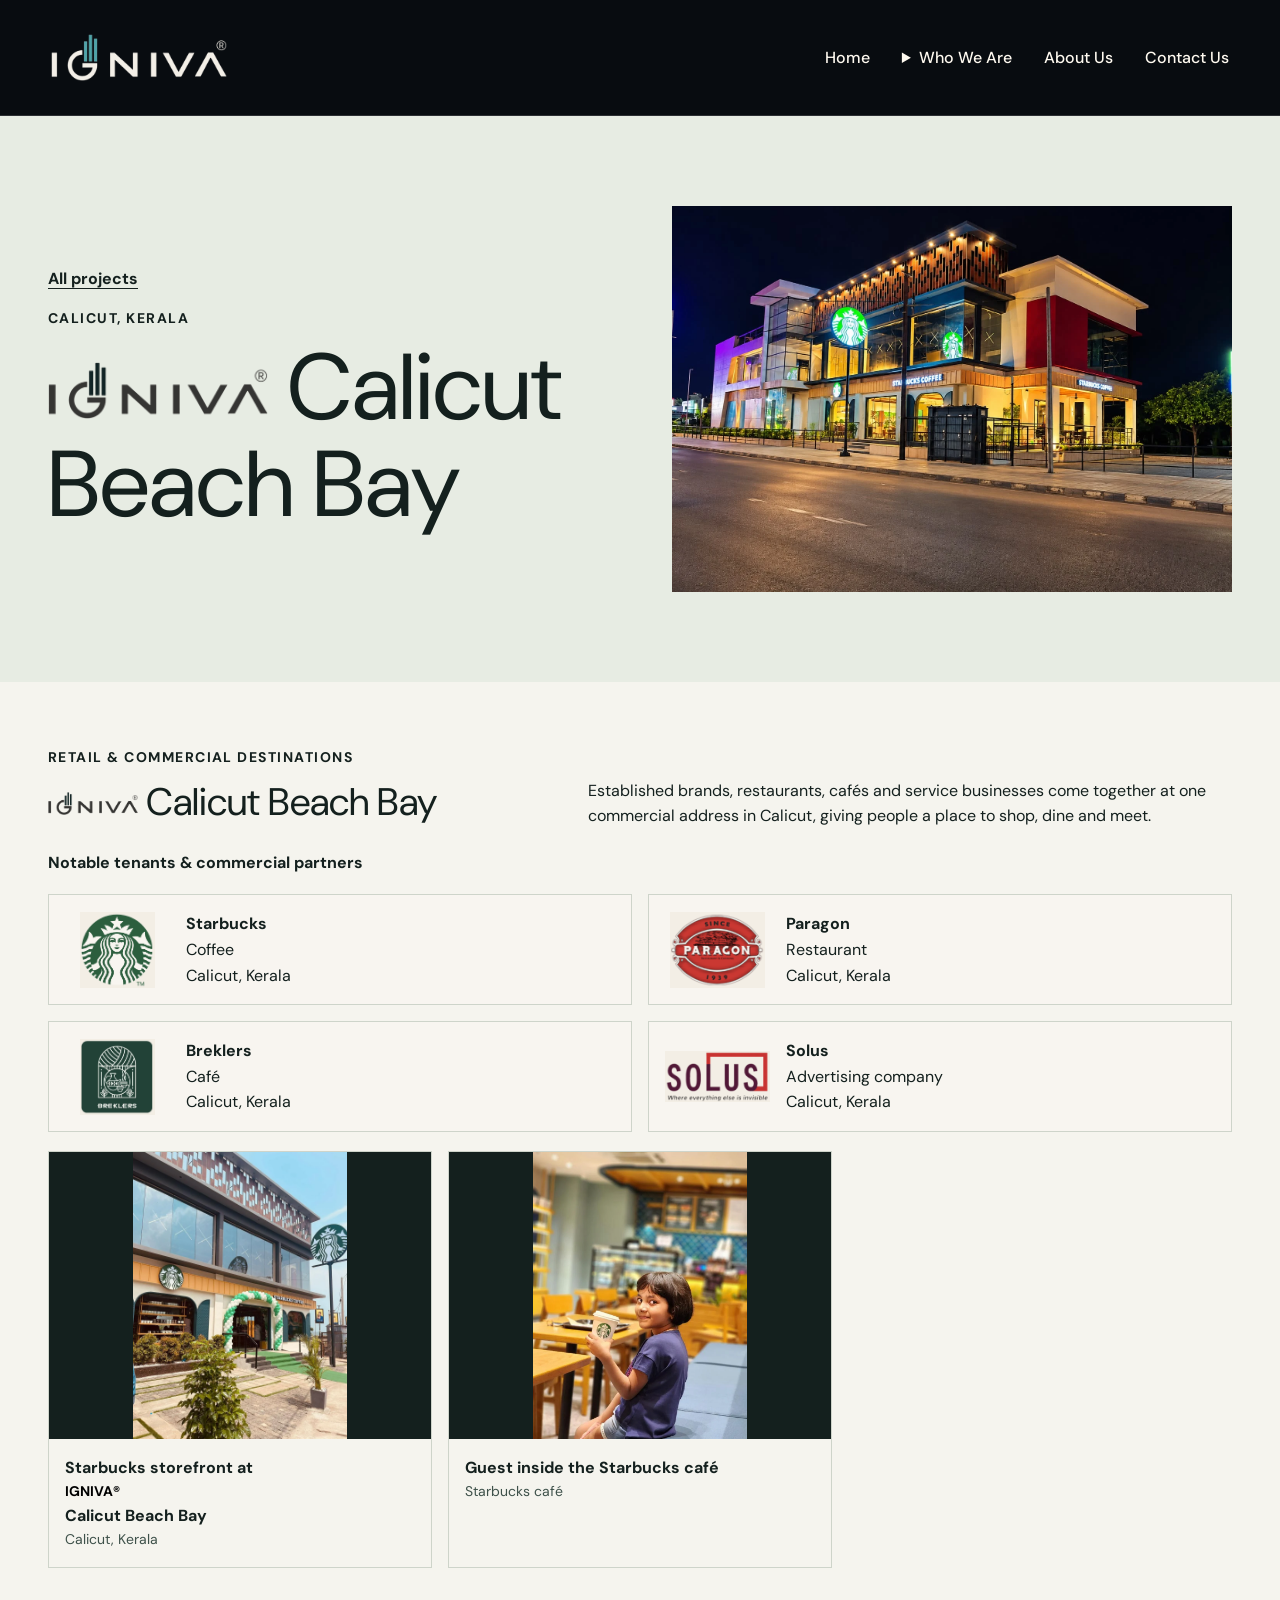
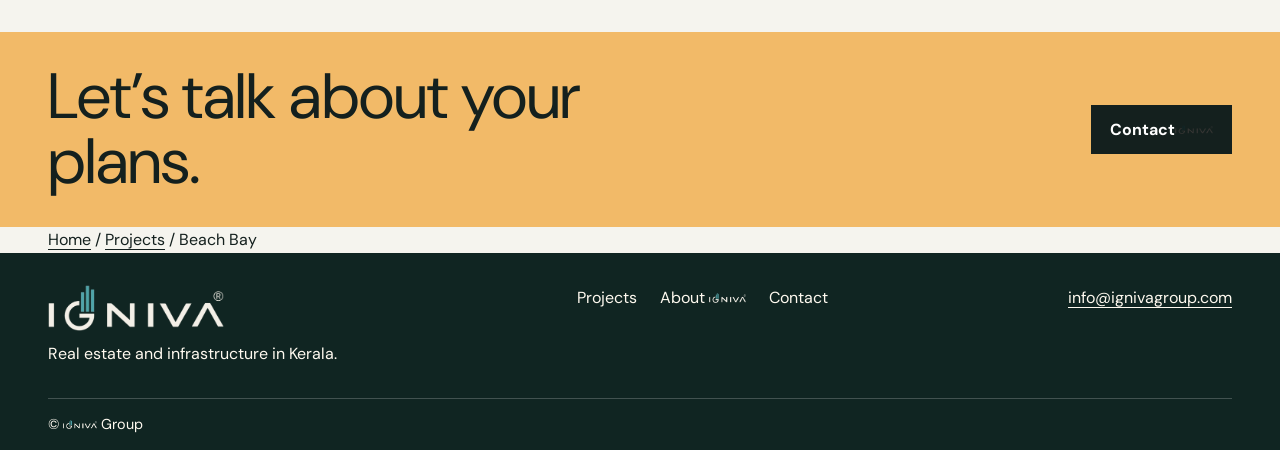
<file: beach-bay.html>
<!doctype html>
<html lang="en"><head>
<meta charset="utf-8"><meta name="viewport" content="width=device-width, initial-scale=1">
<meta name="theme-color" content="#14201e"><meta name="description" content="Explore IGNIVA Calicut Beach Bay, part of the IGNIVA Group portfolio.">
<title>IGNIVA Calicut Beach Bay | IGNIVA Group</title><link rel="canonical" href="https://www.ignivagroup.com/beach-bay.html">
<meta property="og:type" content="website"><meta property="og:title" content="IGNIVA Calicut Beach Bay | IGNIVA Group"><meta property="og:description" content="Explore IGNIVA Calicut Beach Bay, part of the IGNIVA Group portfolio."><meta property="og:url" content="https://www.ignivagroup.com/beach-bay.html"><meta property="og:image" content="https://www.ignivagroup.com/assets/portfolio/beach-bay-feature.webp">
<link rel="preconnect" href="https://fonts.googleapis.com"><link rel="preconnect" href="https://fonts.gstatic.com" crossorigin>
<link href="https://fonts.googleapis.com/css2?family=DM+Sans:wght@400;500;600;700&amp;family=Instrument+Serif:ital@0;1&amp;display=swap" rel="stylesheet">
<link rel="stylesheet" href="styles.css"><script src="script.js" defer></script></head>
<body><a class="skip" href="#main">Skip to content</a>
<header class="site-header"><div class="wrap bar">
<a class="brand" href="index.html" aria-label="IGNIVA Group homepage"><img src="assets/igniva-group.png" alt="IGNIVA Group" width="184" height="49"></a>
<button id="menu" type="button" aria-label="Menu" aria-controls="nav" aria-expanded="false" hidden><span class="landing-menu-icon" aria-hidden="true"></span></button><nav id="nav" aria-label="Main navigation"><a href="index.html">Home</a><details class="project-menu"><summary>Who We Are</summary><div class="project-menu-links"><a href="calicut-trade-centre.html">Calicut Trade Centre</a><a href="cochin-trade-centre.html">Cochin Trade Centre</a><a href="airport-hotel.html"><img class="inline-brand" src="assets/igniva-group.png" alt="IGNIVA®"> Airport Hotel</a><a href="beach-bay.html"><img class="inline-brand" src="assets/igniva-group.png" alt="IGNIVA®"> Calicut Beach Bay</a><a href="4in-bazar.html"><img class="inline-brand" src="assets/igniva-group.png" alt="IGNIVA®"> 4N Bazar Tech Mall</a><a href="logistics-hub.html"><img class="inline-brand" src="assets/igniva-group.png" alt="IGNIVA®"> Logistics Hub</a><a href="https://www.ignivatechisland.com/"><img class="inline-brand" src="assets/igniva-group.png" alt="IGNIVA®"> Tech Island</a><a href="https://www.ignivatechisland.com/#infrastructure">Kochi Data Centre</a><a href="projects.html">All developments</a></div></details><a href="about.html">About Us</a><a href="contact.html">Contact Us</a></nav></div></header>
<main id="main"><section class="detail-mast"><div class="wrap split"><div><a class="text-link" href="projects.html">All projects</a><p class="eyebrow">Calicut, Kerala</p><h1><img class="inline-brand" src="assets/igniva-group.png" alt="IGNIVA®"> Calicut Beach Bay</h1></div><figure><img src="assets/portfolio/beach-bay-feature.webp" alt="Illuminated Starbucks storefront at Calicut Beach Bay" width="1448" height="1086" fetchpriority="high" decoding="async"></figure></div></section><div class="wrap detail-content"><section class="business-detail" id="beach-bay">
        <p class="eyebrow">Retail &amp; commercial destinations</p>
        <div class="split"><h3><img class="inline-brand" src="assets/igniva-group.png" alt="IGNIVA®"> Calicut Beach Bay</h3><p>Established brands, restaurants, cafés and service businesses come together at one commercial address in Calicut, giving people a place to shop, dine and meet.</p></div>
        <h4>Notable tenants &amp; commercial partners</h4>
        <div class="business-grid partner-grid">
          <div class="tenant"><img src="assets/branding/starbucks.webp" alt="" loading="lazy"><div><strong>Starbucks</strong><span>Coffee</span><span>Calicut, Kerala</span></div></div>
          <div class="tenant"><img src="assets/branding/paragon.webp" alt="" loading="lazy"><div><strong>Paragon</strong><span>Restaurant</span><span>Calicut, Kerala</span></div></div>
          <div class="tenant"><img src="assets/branding/breklers.webp" alt="" loading="lazy"><div><strong>Breklers</strong><span>Café</span><span>Calicut, Kerala</span></div></div>
          <div class="tenant"><img src="assets/branding/solus.webp" alt="" loading="lazy"><div><strong>Solus</strong><span>Advertising company</span><span>Calicut, Kerala</span></div></div>
        </div>
        <div class="business-gallery">
          <figure><a href="assets/portfolio/beach-bay-storefront.webp" aria-label="View full image: Starbucks storefront at IGNIVA Calicut Beach Bay"><img src="assets/portfolio/beach-bay-storefront.webp" alt="Starbucks storefront at IGNIVA Calicut Beach Bay" width="960" height="1280" loading="lazy" decoding="async"></a><figcaption><strong>Starbucks storefront at <span style="color:#000">IGNIVA®</span> Calicut Beach Bay</strong><span>Calicut, Kerala</span></figcaption></figure>
          <figure><a href="assets/portfolio/beach-bay-cafe.webp" aria-label="View full image: Guest inside the Starbucks café"><img src="assets/portfolio/beach-bay-cafe.webp" alt="Guest inside the Starbucks café" width="768" height="1024" loading="lazy" decoding="async"></a><figcaption><strong>Guest inside the Starbucks café</strong><span>Starbucks café</span></figcaption></figure>
        </div>
      </section>
      </div><section class="enquiry-band"><div class="wrap split"><h2>Let’s talk about your plans.</h2><a class="button" href="contact.html">Contact <img class="inline-brand" src="assets/igniva-group.png" alt="IGNIVA®"></a></div></section><nav class="wrap" aria-label="Breadcrumb"><a href="index.html">Home</a> / <a href="projects.html">Projects</a> / <span aria-current="page">Beach Bay</span></nav>
</main>
<footer class="site-footer"><div class="wrap footer-main"><div><a class="brand" href="index.html"><img src="assets/igniva-group.png" alt="IGNIVA Group" width="184" height="49"></a><p>Real estate and infrastructure in Kerala.</p></div><nav aria-label="Footer navigation"><a href="projects.html">Projects</a><a href="about.html">About <img class="inline-brand" src="assets/igniva-group.png" alt="IGNIVA®"></a><a href="contact.html">Contact</a></nav><a href="mailto:info@ignivagroup.com">info@ignivagroup.com</a></div><div class="wrap footer-base">© <img class="inline-brand" src="assets/igniva-group.png" alt="IGNIVA®"> Group</div></footer>
</body></html>
</file>
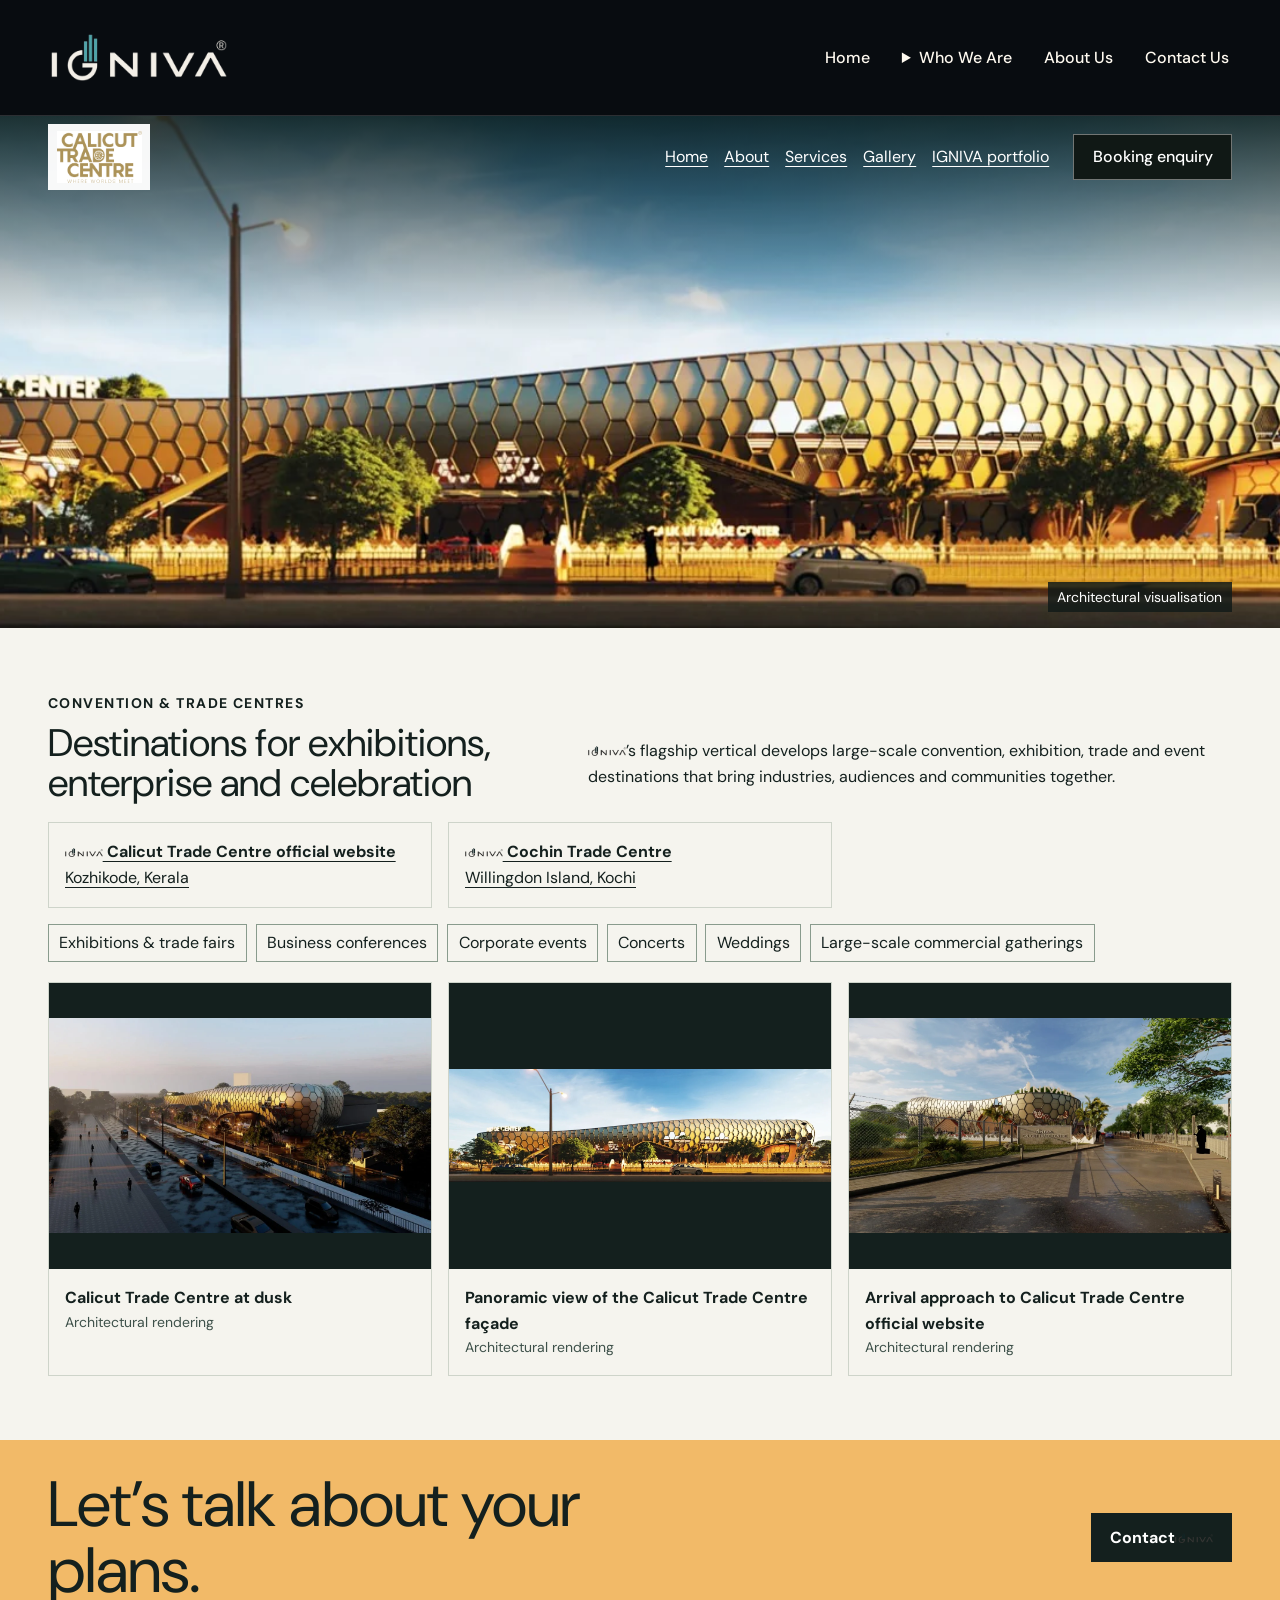
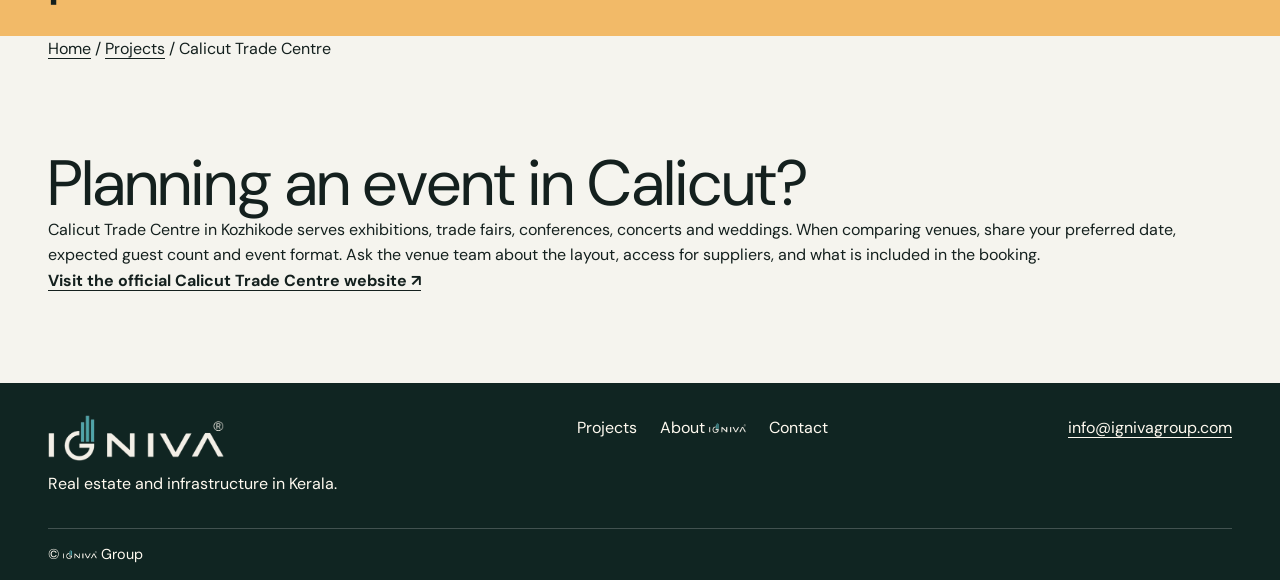
<file: calicut-trade-centre.html>
<!doctype html>
<html lang="en"><head>
<meta charset="utf-8"><meta name="viewport" content="width=device-width, initial-scale=1">
<meta name="theme-color" content="#14201e"><meta name="description" content="Explore Calicut Trade Centre in Kozhikode, Kerala, for weddings, exhibitions, trade fairs and conferences. Visit the official venue site for booking details.">
<title>Calicut Trade Centre | Wedding &amp; Event Venue in Kozhikode</title><link rel="canonical" href="https://www.ignivagroup.com/calicut-trade-centre.html">
<meta property="og:type" content="website"><meta property="og:title" content="Calicut Trade Centre | Wedding &amp; Event Venue in Kozhikode"><meta property="og:description" content="Explore Calicut Trade Centre in Kozhikode, Kerala, for weddings, exhibitions, trade fairs and conferences. Visit the official venue site for booking details."><meta property="og:url" content="https://www.ignivagroup.com/calicut-trade-centre.html"><meta property="og:image" content="https://www.ignivagroup.com/assets/portfolio/calicut-panorama.webp">
<link rel="preconnect" href="https://fonts.googleapis.com"><link rel="preconnect" href="https://fonts.gstatic.com" crossorigin>
<link href="https://fonts.googleapis.com/css2?family=DM+Sans:wght@400;500;600;700&amp;family=Instrument+Serif:ital@0;1&amp;display=swap" rel="stylesheet">
<link rel="stylesheet" href="styles.css"><script src="script.js" defer></script><script type="application/ld+json">{"@context": "https://schema.org", "@type": "WebPage", "name": "Calicut Trade Centre | Wedding & Event Venue in Kozhikode", "description": "Explore Calicut Trade Centre in Kozhikode, Kerala, for weddings, exhibitions, trade fairs and conferences. Visit the official venue site for booking details.", "url": "https://www.ignivagroup.com/calicut-trade-centre.html", "isPartOf": {"@type": "WebSite", "name": "IGNIVA Group", "url": "https://www.ignivagroup.com/"}}</script>
</head>
<body><a class="skip" href="#main">Skip to content</a>
<header class="site-header"><div class="wrap bar">
<a class="brand" href="index.html" aria-label="IGNIVA Group homepage"><img src="assets/igniva-group.png" alt="IGNIVA Group" width="184" height="49"></a>
<button id="menu" type="button" aria-label="Menu" aria-controls="nav" aria-expanded="false" hidden><span class="landing-menu-icon" aria-hidden="true"></span></button><nav id="nav" aria-label="Main navigation"><a href="index.html">Home</a><details class="project-menu"><summary>Who We Are</summary><div class="project-menu-links"><a href="calicut-trade-centre.html">Calicut Trade Centre</a><a href="cochin-trade-centre.html">Cochin Trade Centre</a><a href="airport-hotel.html"><img class="inline-brand" src="assets/igniva-group.png" alt="IGNIVA®"> Airport Hotel</a><a href="beach-bay.html"><img class="inline-brand" src="assets/igniva-group.png" alt="IGNIVA®"> Calicut Beach Bay</a><a href="4in-bazar.html"><img class="inline-brand" src="assets/igniva-group.png" alt="IGNIVA®"> 4N Bazar Tech Mall</a><a href="logistics-hub.html"><img class="inline-brand" src="assets/igniva-group.png" alt="IGNIVA®"> Logistics Hub</a><a href="https://www.ignivatechisland.com/"><img class="inline-brand" src="assets/igniva-group.png" alt="IGNIVA®"> Tech Island</a><a href="https://www.ignivatechisland.com/#infrastructure">Kochi Data Centre</a><a href="projects.html">All developments</a></div></details><a href="about.html">About Us</a><a href="contact.html">Contact Us</a></nav></div></header>
<main id="main">
  <section class="venue-cover venue-cover--calicut" id="venue-home" aria-labelledby="venue-title">
    <h1 class="sr-only" id="venue-title">Calicut Trade Centre</h1>
    <img class="venue-cover-image" src="assets/portfolio/calicut-panorama.webp" alt="Panoramic architectural rendering of the Calicut Trade Centre façade" fetchpriority="high" decoding="async">
    <div class="venue-header">
      <div class="wrap bar">
        <a class="venue-brand" href="#venue-home" aria-label="Calicut Trade Centre home"><img src="assets/branding/calicut.webp" alt="Calicut Trade Centre"></a>
        
        <nav class="venue-local-nav" aria-label="Calicut Trade Centre navigation"><a href="#venue-home">Home</a><a href="#convention">About</a><a href="#services">Services</a><a href="#gallery">Gallery</a><a href="projects.html">IGNIVA portfolio</a></nav>
        <a class="button header-cta" href="#contact">Booking enquiry</a>
      </div>
    </div>
    <p class="venue-cover-caption">Architectural visualisation</p>
  </section><div class="wrap detail-content"><section class="business-detail" id="convention">
        <p class="eyebrow">Convention &amp; Trade Centres</p>
        <div class="split"><h3>Destinations for exhibitions, enterprise and celebration</h3><p><img class="inline-brand" src="assets/igniva-group.png" alt="IGNIVA®">’s flagship vertical develops large-scale convention, exhibition, trade and event destinations that bring industries, audiences and communities together.</p></div>
        <div class="business-grid">
          <a href="https://calicuttradecentre.in/"><strong><img class="inline-brand" src="assets/igniva-group.png" alt="IGNIVA®"> Calicut Trade Centre official website</strong><span>Kozhikode, Kerala</span></a>
          <a href="cochin-trade-centre.html"><strong><img class="inline-brand" src="assets/igniva-group.png" alt="IGNIVA®"> Cochin Trade Centre</strong><span>Willingdon Island, Kochi</span></a>
        </div>
        <ul class="business-list" id="services"><li>Exhibitions &amp; trade fairs</li><li>Business conferences</li><li>Corporate events</li><li>Concerts</li><li>Weddings</li><li>Large-scale commercial gatherings</li></ul>
        <div class="business-gallery" id="gallery">
          <figure><a href="assets/portfolio/calicut-dusk.webp" aria-label="View full image: Calicut Trade Centre at dusk"><img src="assets/portfolio/calicut-dusk.webp" alt="Calicut Trade Centre at dusk" width="1280" height="720" loading="lazy" decoding="async"></a><figcaption><strong>Calicut Trade Centre at dusk</strong><span>Architectural rendering</span></figcaption></figure>
          <figure><a href="assets/portfolio/calicut-panorama.webp" aria-label="View full image: Panoramic view of the Calicut Trade Centre façade"><img src="assets/portfolio/calicut-panorama.webp" alt="Panoramic view of the Calicut Trade Centre façade" width="1500" height="443" loading="lazy" decoding="async"></a><figcaption><strong>Panoramic view of the Calicut Trade Centre façade</strong><span>Architectural rendering</span></figcaption></figure>
          <figure><a href="assets/portfolio/calicut-arrival.webp" aria-label="View full image: Arrival approach to Calicut Trade Centre"><img src="assets/portfolio/calicut-arrival.webp" alt="Arrival approach to Calicut Trade Centre" width="1280" height="720" loading="lazy" decoding="async"></a><figcaption><strong>Arrival approach to Calicut Trade Centre official website</strong><span>Architectural rendering</span></figcaption></figure>
        </div>
      </section>
      </div><section class="enquiry-band" id="contact"><div class="wrap split"><h2>Let’s talk about your plans.</h2><a class="button" href="contact.html">Contact <img class="inline-brand" src="assets/igniva-group.png" alt="IGNIVA®"></a></div></section><nav class="wrap" aria-label="Breadcrumb"><a href="index.html">Home</a> / <a href="projects.html">Projects</a> / <span aria-current="page">Calicut Trade Centre</span></nav>
<section class="section" aria-labelledby="venue-planning"><div class="wrap">
      <h2 id="venue-planning">Planning an event in Calicut?</h2>
      <p>Calicut Trade Centre in Kozhikode serves exhibitions, trade fairs, conferences, concerts and weddings. When comparing venues, share your preferred date, expected guest count and event format. Ask the venue team about the layout, access for suppliers, and what is included in the booking.</p>
      <a class="text-link" href="https://calicuttradecentre.in/">Visit the official Calicut Trade Centre website ↗</a>
    </div></section>
</main>
<footer class="site-footer"><div class="wrap footer-main"><div><a class="brand" href="index.html"><img src="assets/igniva-group.png" alt="IGNIVA Group" width="184" height="49"></a><p>Real estate and infrastructure in Kerala.</p></div><nav aria-label="Footer navigation"><a href="projects.html">Projects</a><a href="about.html">About <img class="inline-brand" src="assets/igniva-group.png" alt="IGNIVA®"></a><a href="contact.html">Contact</a></nav><a href="mailto:info@ignivagroup.com">info@ignivagroup.com</a></div><div class="wrap footer-base">© <img class="inline-brand" src="assets/igniva-group.png" alt="IGNIVA®"> Group</div></footer>
</body></html>
</file>
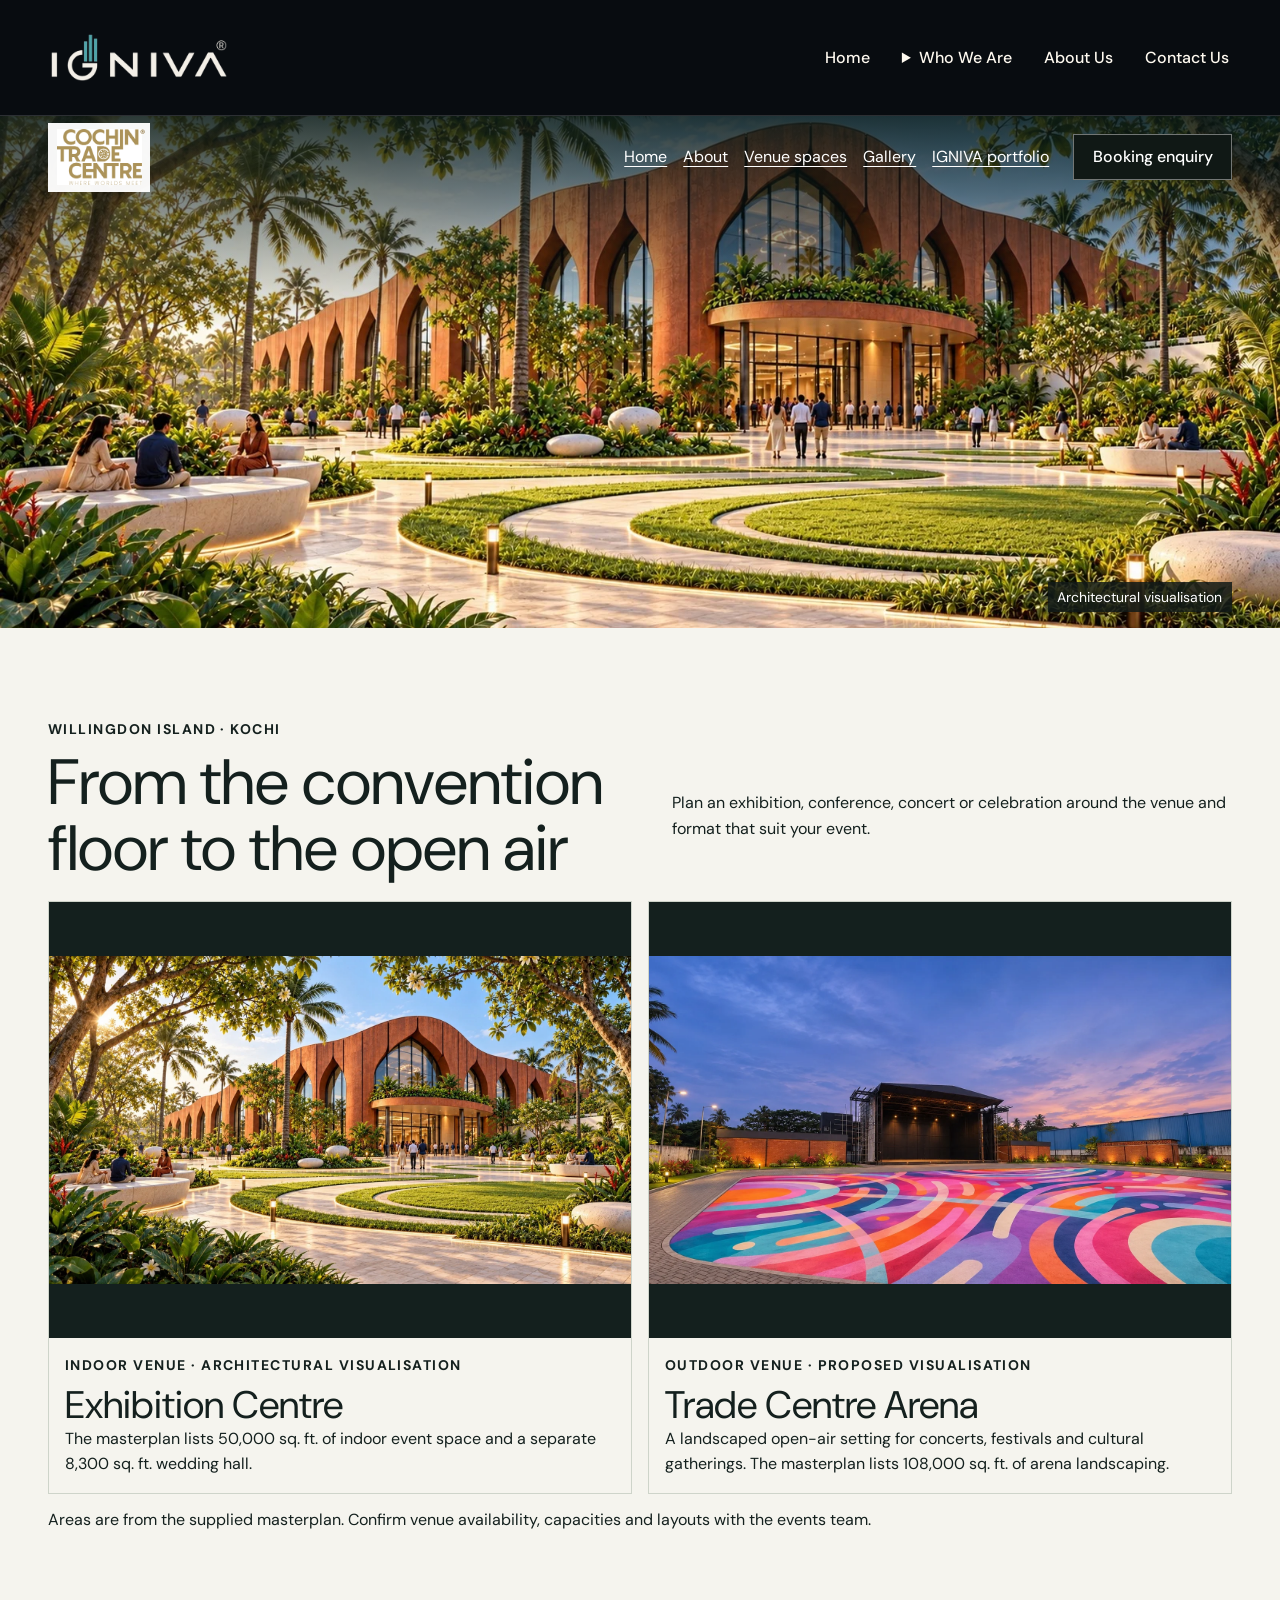
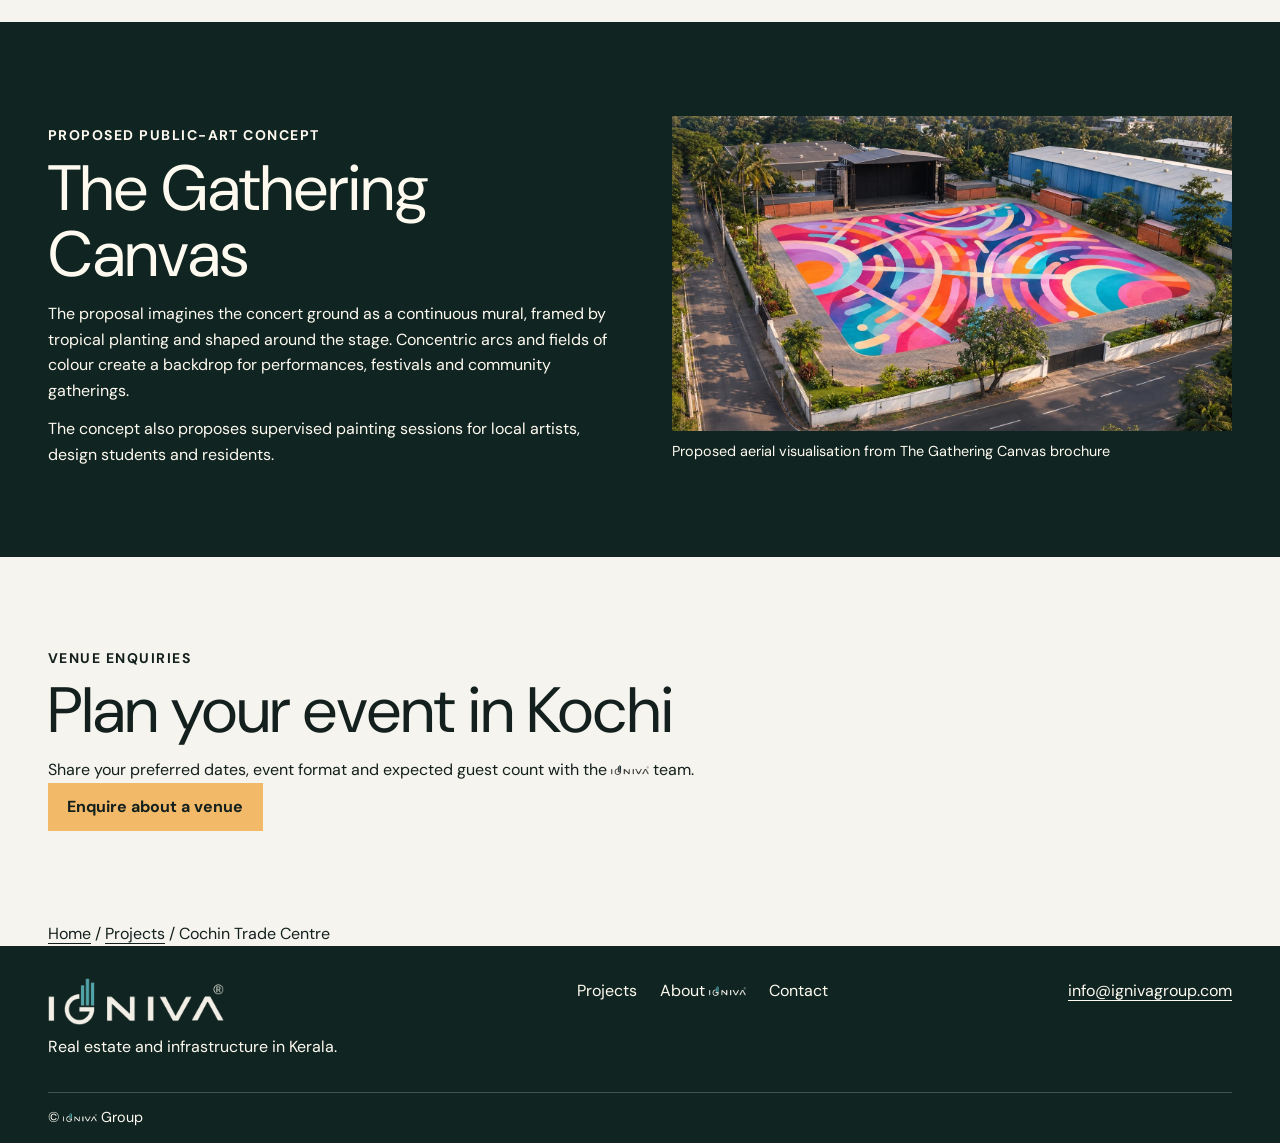
<file: cochin-trade-centre.html>
<!doctype html>
<html lang="en"><head>
<meta charset="utf-8"><meta name="viewport" content="width=device-width, initial-scale=1">
<meta name="theme-color" content="#14201e"><meta name="description" content="Explore indoor and outdoor venues on Willingdon Island, Kochi.">
<title>Cochin Trade Centre | IGNIVA Group</title><link rel="canonical" href="https://www.ignivagroup.com/cochin-trade-centre.html">
<meta property="og:type" content="website"><meta property="og:title" content="Cochin Trade Centre | IGNIVA Group"><meta property="og:description" content="Explore indoor and outdoor venues on Willingdon Island, Kochi."><meta property="og:url" content="https://www.ignivagroup.com/cochin-trade-centre.html"><meta property="og:image" content="https://www.ignivagroup.com/assets/cochin-convention.webp">
<link rel="preconnect" href="https://fonts.googleapis.com"><link rel="preconnect" href="https://fonts.gstatic.com" crossorigin>
<link href="https://fonts.googleapis.com/css2?family=DM+Sans:wght@400;500;600;700&amp;family=Instrument+Serif:ital@0;1&amp;display=swap" rel="stylesheet">
<link rel="stylesheet" href="styles.css"><script src="script.js" defer></script></head>
<body><a class="skip" href="#main">Skip to content</a>
<header class="site-header"><div class="wrap bar">
<a class="brand" href="index.html" aria-label="IGNIVA Group homepage"><img src="assets/igniva-group.png" alt="IGNIVA Group" width="184" height="49"></a>
<button id="menu" type="button" aria-label="Menu" aria-controls="nav" aria-expanded="false" hidden><span class="landing-menu-icon" aria-hidden="true"></span></button><nav id="nav" aria-label="Main navigation"><a href="index.html">Home</a><details class="project-menu"><summary>Who We Are</summary><div class="project-menu-links"><a href="calicut-trade-centre.html">Calicut Trade Centre</a><a href="cochin-trade-centre.html">Cochin Trade Centre</a><a href="airport-hotel.html"><img class="inline-brand" src="assets/igniva-group.png" alt="IGNIVA®"> Airport Hotel</a><a href="beach-bay.html"><img class="inline-brand" src="assets/igniva-group.png" alt="IGNIVA®"> Calicut Beach Bay</a><a href="4in-bazar.html"><img class="inline-brand" src="assets/igniva-group.png" alt="IGNIVA®"> 4N Bazar Tech Mall</a><a href="logistics-hub.html"><img class="inline-brand" src="assets/igniva-group.png" alt="IGNIVA®"> Logistics Hub</a><a href="https://www.ignivatechisland.com/"><img class="inline-brand" src="assets/igniva-group.png" alt="IGNIVA®"> Tech Island</a><a href="https://www.ignivatechisland.com/#infrastructure">Kochi Data Centre</a><a href="projects.html">All developments</a></div></details><a href="about.html">About Us</a><a href="contact.html">Contact Us</a></nav></div></header>
<main id="main">
  <section class="venue-cover venue-cover--cochin" id="venue-home" aria-labelledby="venue-title">
    <h1 class="sr-only" id="venue-title">Cochin Trade Centre</h1>
    <img class="venue-cover-image" src="assets/cochin-convention.webp" alt="Architectural visualisation of the Exhibition Centre and landscaped approach" fetchpriority="high" decoding="async">
    <div class="venue-header">
      <div class="wrap bar">
        <a class="venue-brand" href="#venue-home" aria-label="Cochin Trade Centre home"><img src="assets/branding/cochin.webp" alt="Cochin Trade Centre"><sup aria-hidden="true">®</sup></a>
        
        <nav class="venue-local-nav" aria-label="Cochin Trade Centre navigation"><a href="#venue-home">Home</a><a href="#venue-overview">About</a><a href="#venues">Venue spaces</a><a href="#canvas">Gallery</a><a href="projects.html">IGNIVA portfolio</a></nav>
        <a class="button header-cta" href="#contact">Booking enquiry</a>
      </div>
    </div>
    <p class="venue-cover-caption">Architectural visualisation</p>
  </section><section class="section" id="venues">
    <div class="wrap">
      <p class="eyebrow" id="venue-overview">Willingdon Island · Kochi</p>
      <div class="split"><h2>From the convention floor to the open air</h2><p>Plan an exhibition, conference, concert or celebration around the venue and format that suit your event.</p></div>
      <div class="projects">
        <article>
          <img src="assets/cochin-convention.webp" alt="Architectural rendering of the convention centre exterior and landscaped approach" loading="lazy">
          <div><p class="eyebrow">Indoor venue · Architectural visualisation</p><h3>Exhibition Centre</h3><p>The masterplan lists 50,000 sq. ft. of indoor event space and a separate 8,300 sq. ft. wedding hall.</p></div>
        </article>
        <article>
          <img src="assets/cochin-arena.webp" alt="Proposed view of the arena stage with landscaped edges and a colourful mural" loading="lazy">
          <div><p class="eyebrow">Outdoor venue · Proposed visualisation</p><h3>Trade Centre Arena</h3><p>A landscaped open-air setting for concerts, festivals and cultural gatherings. The masterplan lists 108,000 sq. ft. of arena landscaping.</p></div>
        </article>
      </div>
      <p class="ctc-note">Areas are from the supplied masterplan. Confirm venue availability, capacities and layouts with the events team.</p>
    </div>
  </section>
  <section class="section dark" id="canvas">
    <div class="wrap ctc-feature">
      <div><p class="eyebrow">Proposed public-art concept</p><h2>The Gathering Canvas</h2><p>The proposal imagines the concert ground as a continuous mural, framed by tropical planting and shaped around the stage. Concentric arcs and fields of colour create a backdrop for performances, festivals and community gatherings.</p><p>The concept also proposes supervised painting sessions for local artists, design students and residents.</p></div>
      <figure><img src="assets/cochin-canvas.webp" alt="Proposed aerial view of the colourful mural across the open-air concert ground" loading="lazy"><figcaption>Proposed aerial visualisation from The Gathering Canvas brochure</figcaption></figure>
    </div>
  </section>
  <section class="section" id="contact">
    <div class="wrap">
      <p class="eyebrow">Venue enquiries</p><h2>Plan your event in Kochi</h2>
      <p class="contact-copy">Share your preferred dates, event format and expected guest count with the <img class="inline-brand" src="assets/igniva-group.png" alt="IGNIVA®"> team.</p>
      <a class="button" href="mailto:info@ignivagroup.com?subject=Cochin%20Trade%20Centre%20venue%20enquiry&amp;body=Event%20type%3A%0APreferred%20dates%3A%0AExpected%20guest%20count%3A%0APreferred%20venue%3A">Enquire about a venue</a>
    </div>
  </section>
<nav class="wrap" aria-label="Breadcrumb"><a href="index.html">Home</a> / <a href="projects.html">Projects</a> / <span aria-current="page">Cochin Trade Centre</span></nav>
</main>
<footer class="site-footer"><div class="wrap footer-main"><div><a class="brand" href="index.html"><img src="assets/igniva-group.png" alt="IGNIVA Group" width="184" height="49"></a><p>Real estate and infrastructure in Kerala.</p></div><nav aria-label="Footer navigation"><a href="projects.html">Projects</a><a href="about.html">About <img class="inline-brand" src="assets/igniva-group.png" alt="IGNIVA®"></a><a href="contact.html">Contact</a></nav><a href="mailto:info@ignivagroup.com">info@ignivagroup.com</a></div><div class="wrap footer-base">© <img class="inline-brand" src="assets/igniva-group.png" alt="IGNIVA®"> Group</div></footer>
</body></html>
</file>
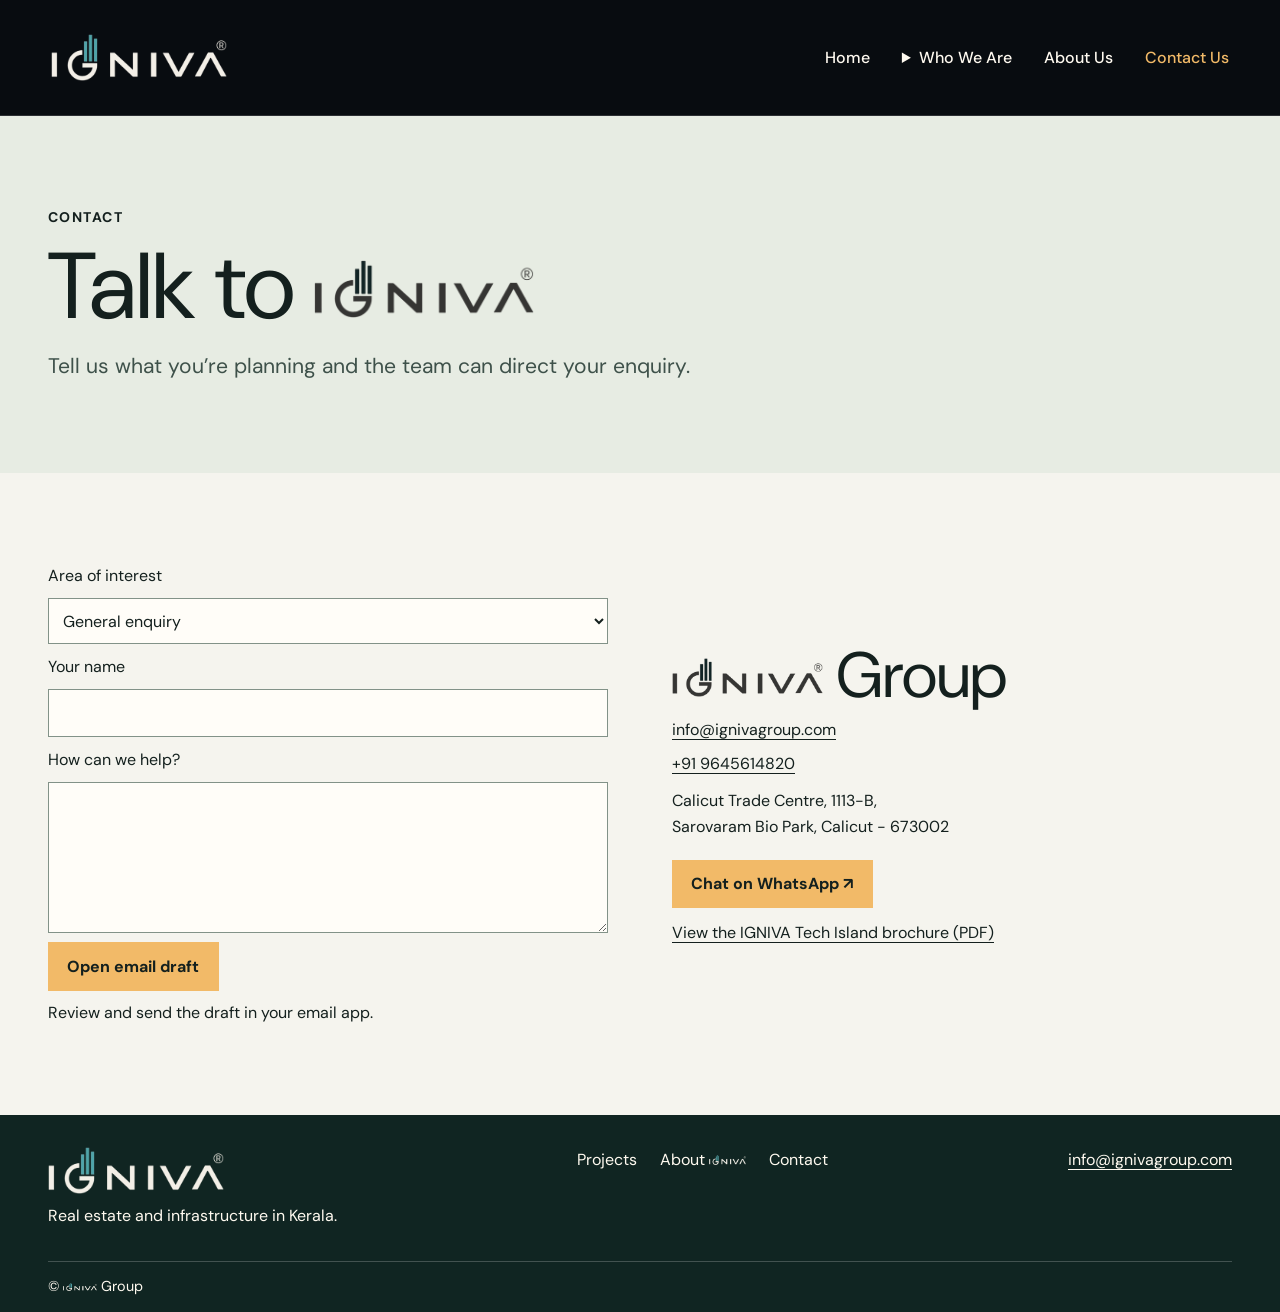
<file: contact.html>
<!doctype html>
<html lang="en"><head>
<meta charset="utf-8"><meta name="viewport" content="width=device-width, initial-scale=1">
<meta name="theme-color" content="#14201e"><meta name="description" content="Contact IGNIVA Group about venues, commercial space and partnerships.">
<title>Contact IGNIVA | IGNIVA Group</title><link rel="canonical" href="https://www.ignivagroup.com/contact.html">
<meta property="og:type" content="website"><meta property="og:title" content="Contact IGNIVA | IGNIVA Group"><meta property="og:description" content="Contact IGNIVA Group about venues, commercial space and partnerships."><meta property="og:url" content="https://www.ignivagroup.com/contact.html"><meta property="og:image" content="https://www.ignivagroup.com/assets/portfolio/hotel-entrance.webp">
<link rel="preconnect" href="https://fonts.googleapis.com"><link rel="preconnect" href="https://fonts.gstatic.com" crossorigin>
<link href="https://fonts.googleapis.com/css2?family=DM+Sans:wght@400;500;600;700&amp;family=Instrument+Serif:ital@0;1&amp;display=swap" rel="stylesheet">
<link rel="stylesheet" href="styles.css"><script src="script.js" defer></script></head>
<body><a class="skip" href="#main">Skip to content</a>
<header class="site-header"><div class="wrap bar">
<a class="brand" href="index.html" aria-label="IGNIVA Group homepage"><img src="assets/igniva-group.png" alt="IGNIVA Group" width="184" height="49"></a>
<button id="menu" type="button" aria-label="Menu" aria-controls="nav" aria-expanded="false" hidden><span class="landing-menu-icon" aria-hidden="true"></span></button><nav id="nav" aria-label="Main navigation"><a href="index.html">Home</a><details class="project-menu"><summary>Who We Are</summary><div class="project-menu-links"><a href="calicut-trade-centre.html">Calicut Trade Centre</a><a href="cochin-trade-centre.html">Cochin Trade Centre</a><a href="airport-hotel.html"><img class="inline-brand" src="assets/igniva-group.png" alt="IGNIVA®"> Airport Hotel</a><a href="beach-bay.html"><img class="inline-brand" src="assets/igniva-group.png" alt="IGNIVA®"> Calicut Beach Bay</a><a href="4in-bazar.html"><img class="inline-brand" src="assets/igniva-group.png" alt="IGNIVA®"> 4N Bazar Tech Mall</a><a href="logistics-hub.html"><img class="inline-brand" src="assets/igniva-group.png" alt="IGNIVA®"> Logistics Hub</a><a href="https://www.ignivatechisland.com/"><img class="inline-brand" src="assets/igniva-group.png" alt="IGNIVA®"> Tech Island</a><a href="https://www.ignivatechisland.com/#infrastructure">Kochi Data Centre</a><a href="projects.html">All developments</a></div></details><a href="about.html">About Us</a><a href="contact.html" aria-current="page">Contact Us</a></nav></div></header>
<main id="main"><section class="page-intro"><div class="wrap"><p class="eyebrow">Contact</p><h1>Talk to <img class="inline-brand" src="assets/igniva-group.png" alt="IGNIVA®"></h1><p class="lede">Tell us what you’re planning and the team can direct your enquiry.</p></div></section><section class="section"><div class="wrap split"><form id="enquiry" class="enquiry-form" hidden><label for="interest">Area of interest</label><select id="interest"><option>General enquiry</option><option>Convention venue</option><option>Hospitality</option><option>Logistics and warehousing</option><option>Retail and commercial</option><option>Partnerships</option></select><label for="name">Your name</label><input id="name" autocomplete="name" maxlength="120" required><label for="message">How can we help?</label><textarea id="message" rows="5" maxlength="1500" required></textarea><button class="button">Open email draft</button><p>Review and send the draft in your email app.</p></form><address><h2><img class="inline-brand" src="assets/igniva-group.png" alt="IGNIVA®"> Group</h2><a href="mailto:info@ignivagroup.com">info@ignivagroup.com</a><a href="tel:+919645614820">+91 9645614820</a><p>Calicut Trade Centre, 1113-B,<br>Sarovaram Bio Park, Calicut - 673002</p><p><a class="button" href="https://wa.me/919645614820?text=Hello%20IGNIVA%20Tech%20Island!%20I%E2%80%99d%20like%20to%20explore%20your%20fractional%20ownership%20partnership%20on%20Willingdon%20Island.%20Could%20your%20Sales%20Support%20team%20walk%20me%20through%20the%20project%20and%20the%20next%20steps%3F%0A%0AIGNIVA%20Tech%20Island%20brochure%3A%20https%3A%2F%2Fwww.ignivatechisland.com%2Fassets%2Figniva-tech-island-brochure.pdf" target="_blank" rel="noopener noreferrer">Chat on WhatsApp ↗</a></p><p><a href="https://www.ignivatechisland.com/assets/igniva-tech-island-brochure.pdf">View the IGNIVA Tech Island brochure (PDF)</a></p>
</address></div></section></main>
<footer class="site-footer"><div class="wrap footer-main"><div><a class="brand" href="index.html"><img src="assets/igniva-group.png" alt="IGNIVA Group" width="184" height="49"></a><p>Real estate and infrastructure in Kerala.</p></div><nav aria-label="Footer navigation"><a href="projects.html">Projects</a><a href="about.html">About <img class="inline-brand" src="assets/igniva-group.png" alt="IGNIVA®"></a><a href="contact.html">Contact</a></nav><a href="mailto:info@ignivagroup.com">info@ignivagroup.com</a></div><div class="wrap footer-base">© <img class="inline-brand" src="assets/igniva-group.png" alt="IGNIVA®"> Group</div></footer>
</body></html>
</file>
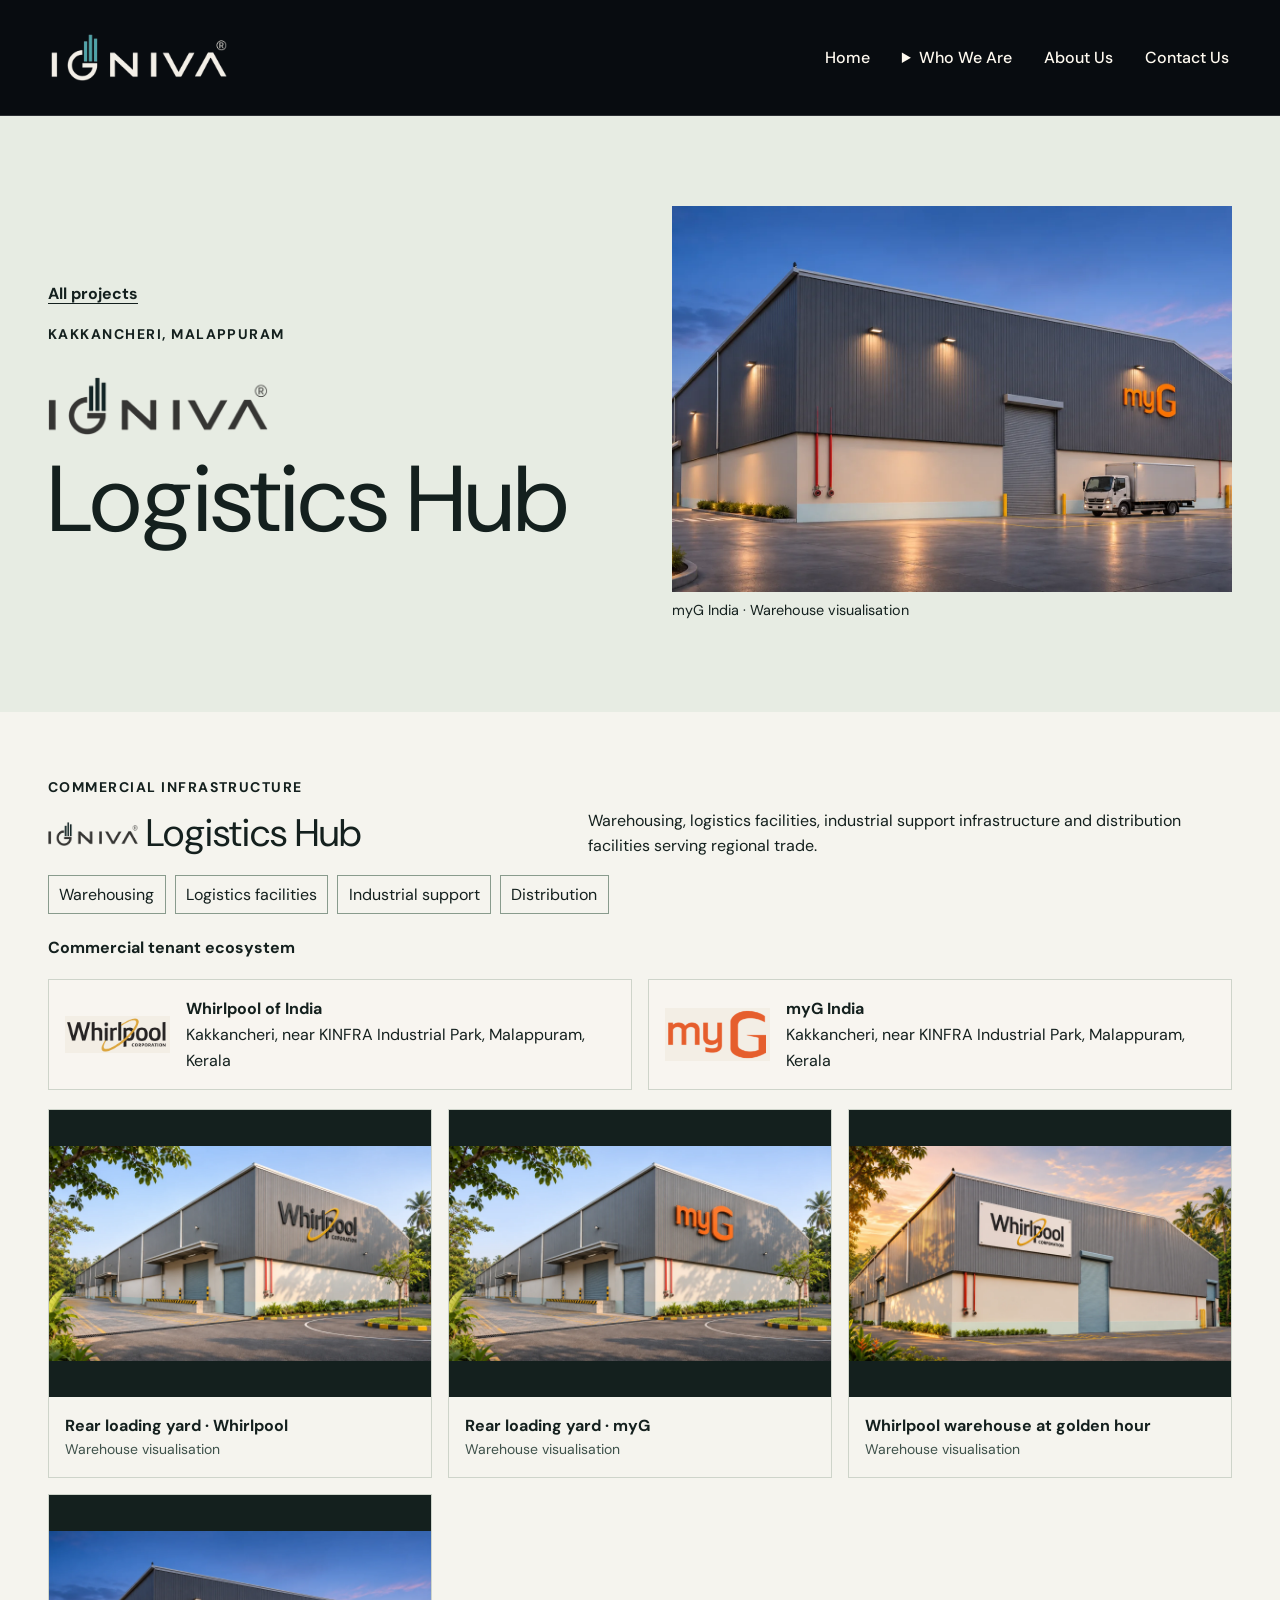
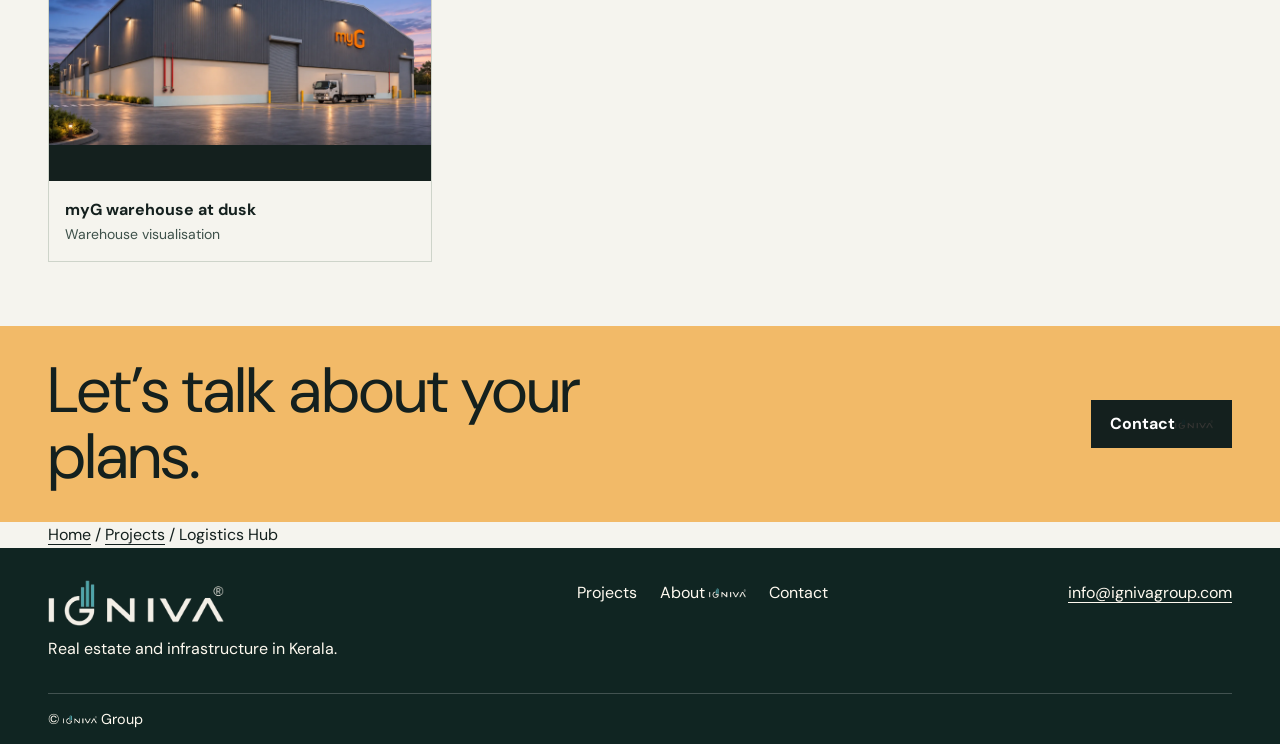
<file: logistics-hub.html>
<!doctype html>
<html lang="en"><head>
<meta charset="utf-8"><meta name="viewport" content="width=device-width, initial-scale=1">
<meta name="theme-color" content="#14201e"><meta name="description" content="Explore IGNIVA Logistics Hub, part of the IGNIVA Group portfolio.">
<title>IGNIVA Logistics Hub | IGNIVA Group</title><link rel="canonical" href="https://www.ignivagroup.com/logistics-hub.html">
<meta property="og:type" content="website"><meta property="og:title" content="IGNIVA Logistics Hub | IGNIVA Group"><meta property="og:description" content="Explore IGNIVA Logistics Hub, part of the IGNIVA Group portfolio."><meta property="og:url" content="https://www.ignivagroup.com/logistics-hub.html"><meta property="og:image" content="https://www.ignivagroup.com/assets/showcase/myg.webp">
<link rel="preconnect" href="https://fonts.googleapis.com"><link rel="preconnect" href="https://fonts.gstatic.com" crossorigin>
<link href="https://fonts.googleapis.com/css2?family=DM+Sans:wght@400;500;600;700&amp;family=Instrument+Serif:ital@0;1&amp;display=swap" rel="stylesheet">
<link rel="stylesheet" href="styles.css"><script src="script.js" defer></script></head>
<body><a class="skip" href="#main">Skip to content</a>
<header class="site-header"><div class="wrap bar">
<a class="brand" href="index.html" aria-label="IGNIVA Group homepage"><img src="assets/igniva-group.png" alt="IGNIVA Group" width="184" height="49"></a>
<button id="menu" type="button" aria-label="Menu" aria-controls="nav" aria-expanded="false" hidden><span class="landing-menu-icon" aria-hidden="true"></span></button><nav id="nav" aria-label="Main navigation"><a href="index.html">Home</a><details class="project-menu"><summary>Who We Are</summary><div class="project-menu-links"><a href="calicut-trade-centre.html">Calicut Trade Centre</a><a href="cochin-trade-centre.html">Cochin Trade Centre</a><a href="airport-hotel.html"><img class="inline-brand" src="assets/igniva-group.png" alt="IGNIVA®"> Airport Hotel</a><a href="beach-bay.html"><img class="inline-brand" src="assets/igniva-group.png" alt="IGNIVA®"> Calicut Beach Bay</a><a href="4in-bazar.html"><img class="inline-brand" src="assets/igniva-group.png" alt="IGNIVA®"> 4N Bazar Tech Mall</a><a href="logistics-hub.html"><img class="inline-brand" src="assets/igniva-group.png" alt="IGNIVA®"> Logistics Hub</a><a href="https://www.ignivatechisland.com/"><img class="inline-brand" src="assets/igniva-group.png" alt="IGNIVA®"> Tech Island</a><a href="https://www.ignivatechisland.com/#infrastructure">Kochi Data Centre</a><a href="projects.html">All developments</a></div></details><a href="about.html">About Us</a><a href="contact.html">Contact Us</a></nav></div></header>
<main id="main"><section class="detail-mast"><div class="wrap split"><div><a class="text-link" href="projects.html">All projects</a><p class="eyebrow">Kakkancheri, Malappuram</p><h1><img class="inline-brand" src="assets/igniva-group.png" alt="IGNIVA®"> Logistics Hub</h1></div><figure><img src="assets/showcase/myg.webp" alt="Warehouse visualisation with myG signage at dusk" fetchpriority="high" decoding="async"><figcaption class="media-label">myG India · Warehouse visualisation</figcaption></figure></div></section><div class="wrap detail-content"><section class="business-detail" id="logistics">
        <p class="eyebrow">Commercial infrastructure</p>
        <div class="split"><h3><img class="inline-brand" src="assets/igniva-group.png" alt="IGNIVA®"> Logistics Hub</h3><p>Warehousing, logistics facilities, industrial support infrastructure and distribution facilities serving regional trade.</p></div>
        <ul class="business-list"><li>Warehousing</li><li>Logistics facilities</li><li>Industrial support</li><li>Distribution</li></ul>
        <h4>Commercial tenant ecosystem</h4>
        <div class="business-grid">
          <div class="tenant"><img src="assets/branding/whirlpool.webp" alt="" loading="lazy"><div><strong>Whirlpool of India</strong><span>Kakkancheri, near KINFRA Industrial Park, Malappuram, Kerala</span></div></div>
          <div class="tenant"><img src="assets/branding/myg.webp" alt="" loading="lazy"><div><strong>myG India</strong><span>Kakkancheri, near KINFRA Industrial Park, Malappuram, Kerala</span></div></div>
        </div>
        <div class="business-gallery">
          <figure><a href="assets/showcase/logistics-rear-whirlpool.webp"><img src="assets/showcase/logistics-rear-whirlpool.webp" alt="Concept of the rear warehouse loading yard with Whirlpool signage" loading="lazy"></a><figcaption><strong>Rear loading yard · Whirlpool</strong><span>Warehouse visualisation</span></figcaption></figure>
          <figure><a href="assets/showcase/logistics-rear-myg.webp"><img src="assets/showcase/logistics-rear-myg.webp" alt="Concept of the rear warehouse loading yard with myG signage" loading="lazy"></a><figcaption><strong>Rear loading yard · myG</strong><span>Warehouse visualisation</span></figcaption></figure>
          <figure><a href="assets/showcase/whirlpool.webp"><img src="assets/showcase/whirlpool.webp" alt="Warehouse visualisation with Whirlpool signage at golden hour" loading="lazy"></a><figcaption><strong>Whirlpool warehouse at golden hour</strong><span>Warehouse visualisation</span></figcaption></figure>
          <figure><a href="assets/showcase/myg.webp"><img src="assets/showcase/myg.webp" alt="Warehouse visualisation with an illuminated myG sign at dusk" loading="lazy"></a><figcaption><strong>myG warehouse at dusk</strong><span>Warehouse visualisation</span></figcaption></figure>
        </div>
      </section>
      </div><section class="enquiry-band"><div class="wrap split"><h2>Let’s talk about your plans.</h2><a class="button" href="contact.html">Contact <img class="inline-brand" src="assets/igniva-group.png" alt="IGNIVA®"></a></div></section><nav class="wrap" aria-label="Breadcrumb"><a href="index.html">Home</a> / <a href="projects.html">Projects</a> / <span aria-current="page">Logistics Hub</span></nav>
</main>
<footer class="site-footer"><div class="wrap footer-main"><div><a class="brand" href="index.html"><img src="assets/igniva-group.png" alt="IGNIVA Group" width="184" height="49"></a><p>Real estate and infrastructure in Kerala.</p></div><nav aria-label="Footer navigation"><a href="projects.html">Projects</a><a href="about.html">About <img class="inline-brand" src="assets/igniva-group.png" alt="IGNIVA®"></a><a href="contact.html">Contact</a></nav><a href="mailto:info@ignivagroup.com">info@ignivagroup.com</a></div><div class="wrap footer-base">© <img class="inline-brand" src="assets/igniva-group.png" alt="IGNIVA®"> Group</div></footer>
</body></html>
</file>
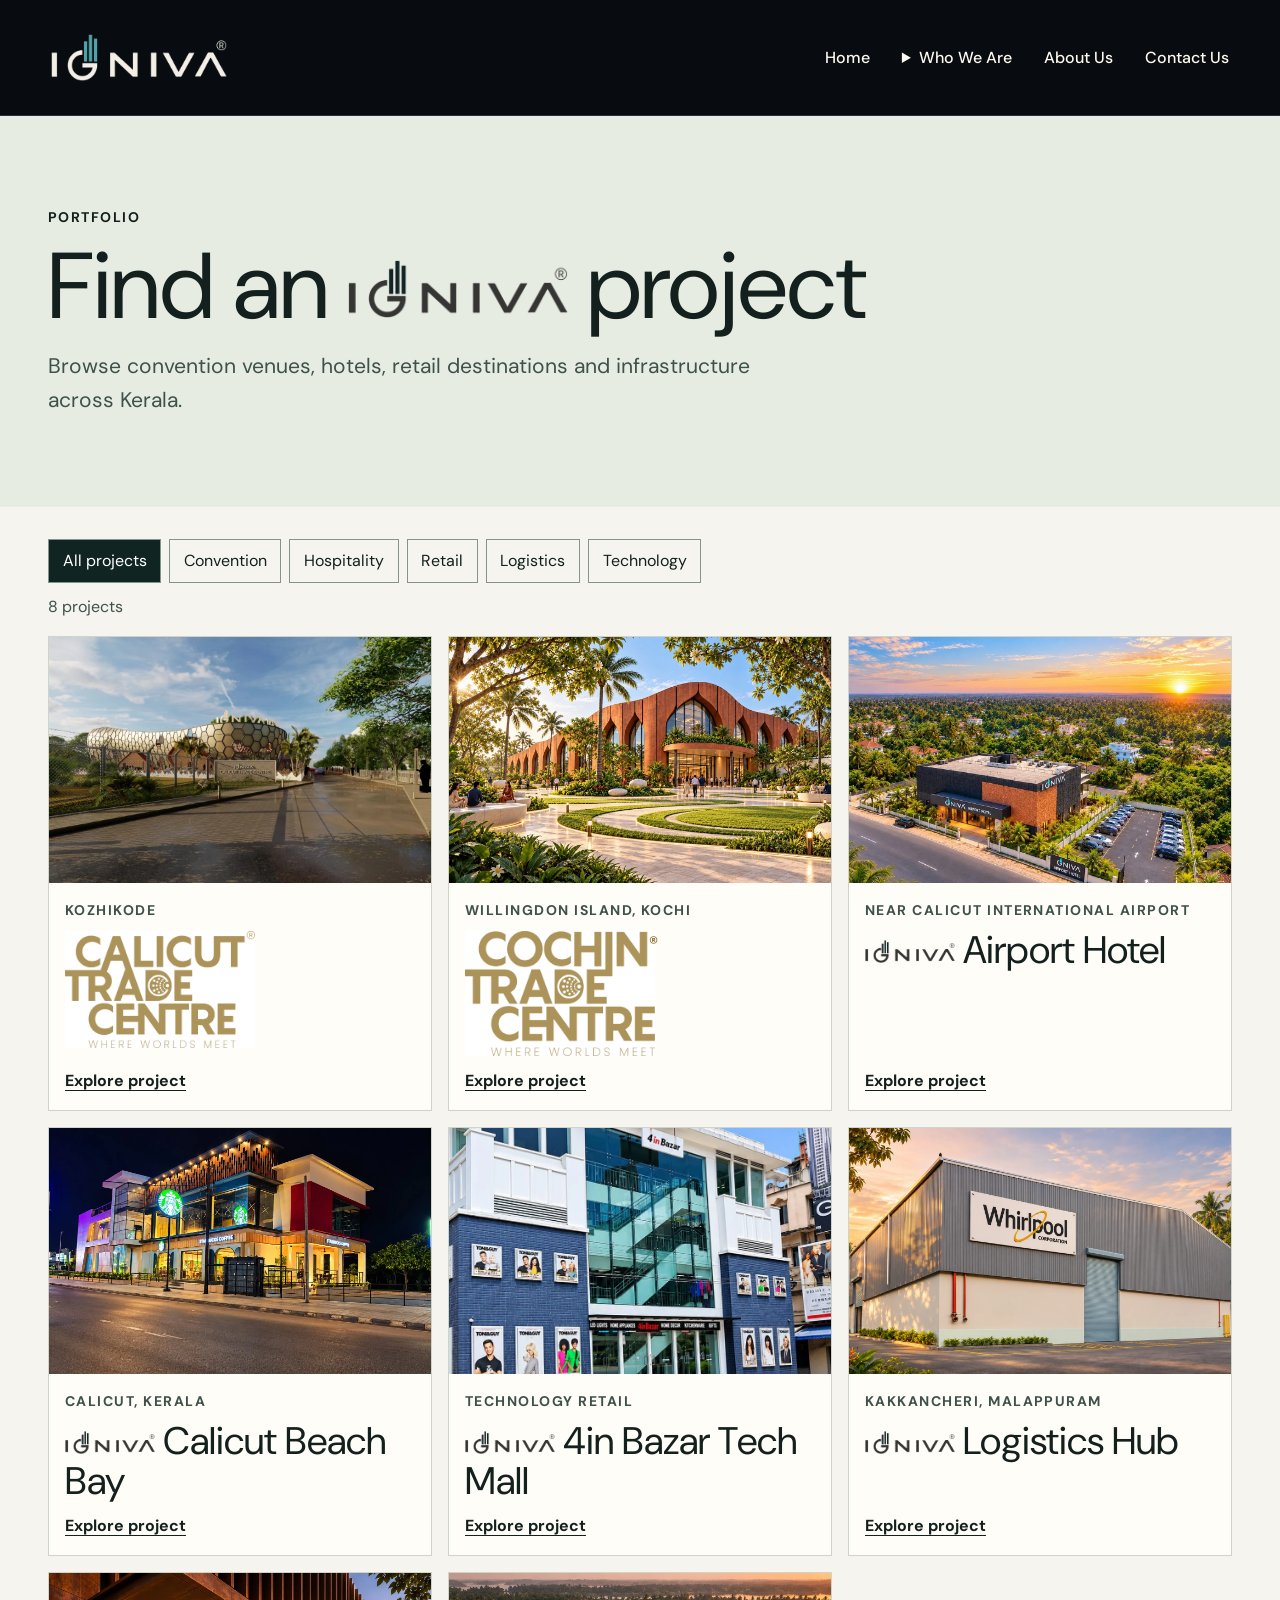
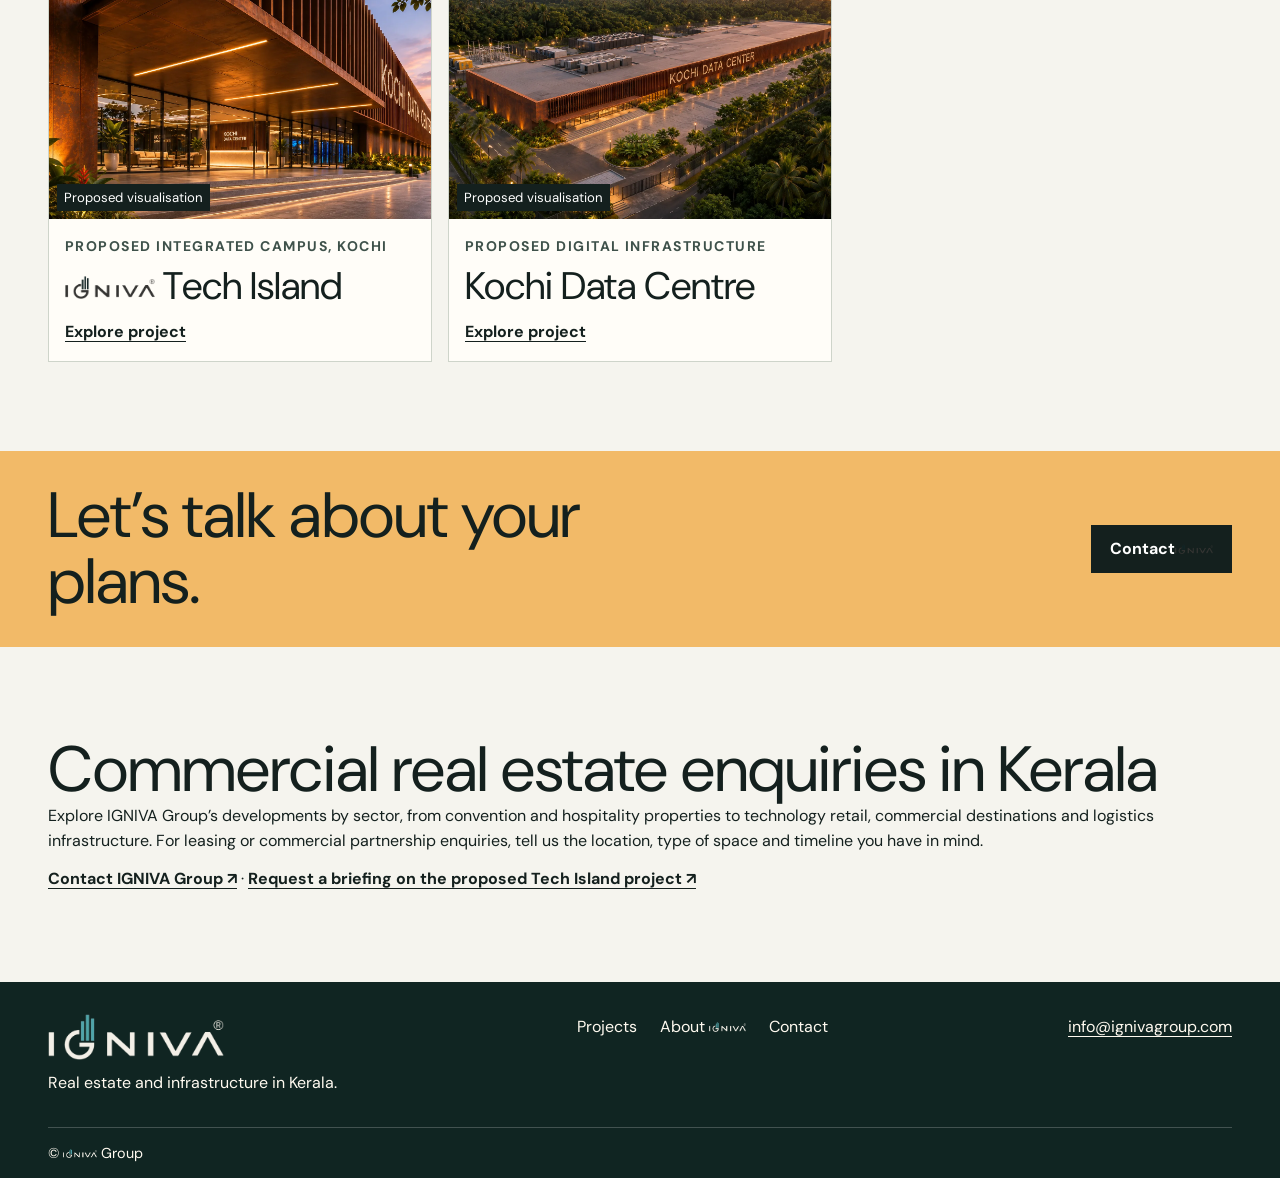
<file: projects.html>
<!doctype html>
<html lang="en"><head>
<meta charset="utf-8"><meta name="viewport" content="width=device-width, initial-scale=1">
<meta name="theme-color" content="#14201e"><meta name="description" content="Explore IGNIVA Group’s Kerala portfolio across convention venues, hospitality, commercial retail and warehousing. Contact the team about project opportunities.">
<title>Commercial Real Estate &amp; Infrastructure Projects in Kerala | IGNIVA Group</title><link rel="canonical" href="https://www.ignivagroup.com/projects.html">
<meta property="og:type" content="website"><meta property="og:title" content="Commercial Real Estate &amp; Infrastructure Projects in Kerala | IGNIVA Group"><meta property="og:description" content="Explore IGNIVA Group’s Kerala portfolio across convention venues, hospitality, commercial retail and warehousing. Contact the team about project opportunities."><meta property="og:url" content="https://www.ignivagroup.com/projects.html"><meta property="og:image" content="https://www.ignivagroup.com/assets/portfolio/hotel-entrance.webp">
<link rel="preconnect" href="https://fonts.googleapis.com"><link rel="preconnect" href="https://fonts.gstatic.com" crossorigin>
<link href="https://fonts.googleapis.com/css2?family=DM+Sans:wght@400;500;600;700&amp;family=Instrument+Serif:ital@0;1&amp;display=swap" rel="stylesheet">
<link rel="stylesheet" href="styles.css"><script src="script.js" defer></script><script type="application/ld+json">{"@context": "https://schema.org", "@type": "CollectionPage", "name": "Commercial Real Estate & Infrastructure Projects in Kerala | IGNIVA Group", "description": "Explore IGNIVA Group’s Kerala portfolio across convention venues, hospitality, commercial retail and warehousing. Contact the team about project opportunities.", "url": "https://www.ignivagroup.com/projects.html", "isPartOf": {"@type": "WebSite", "name": "IGNIVA Group", "url": "https://www.ignivagroup.com/"}}</script>
</head>
<body><a class="skip" href="#main">Skip to content</a>
<header class="site-header"><div class="wrap bar">
<a class="brand" href="index.html" aria-label="IGNIVA Group homepage"><img src="assets/igniva-group.png" alt="IGNIVA Group" width="184" height="49"></a>
<button id="menu" type="button" aria-label="Menu" aria-controls="nav" aria-expanded="false" hidden><span class="landing-menu-icon" aria-hidden="true"></span></button><nav id="nav" aria-label="Main navigation"><a href="index.html">Home</a><details class="project-menu"><summary>Who We Are</summary><div class="project-menu-links"><a href="calicut-trade-centre.html">Calicut Trade Centre</a><a href="cochin-trade-centre.html">Cochin Trade Centre</a><a href="airport-hotel.html"><img class="inline-brand" src="assets/igniva-group.png" alt="IGNIVA®"> Airport Hotel</a><a href="beach-bay.html"><img class="inline-brand" src="assets/igniva-group.png" alt="IGNIVA®"> Calicut Beach Bay</a><a href="4in-bazar.html"><img class="inline-brand" src="assets/igniva-group.png" alt="IGNIVA®"> 4in Bazar Tech Mall</a><a href="logistics-hub.html"><img class="inline-brand" src="assets/igniva-group.png" alt="IGNIVA®"> Logistics Hub</a><a href="https://www.ignivatechisland.com/"><img class="inline-brand" src="assets/igniva-group.png" alt="IGNIVA®"> Tech Island</a><a href="https://www.ignivatechisland.com/#infrastructure">Kochi Data Centre</a><a href="https://www.ignivatechisland.com/partner-enquiries/?utm_source=igniva_group&amp;utm_medium=referral&amp;utm_campaign=kerala_partnerships&amp;utm_content=projects_menu">Tech Island Partnership Enquiries</a><a href="projects.html">All developments</a></div></details><a href="about.html">About Us</a><a href="contact.html">Contact Us</a></nav></div></header>
<main id="main"><section class="page-intro"><div class="wrap"><p class="eyebrow">Portfolio</p><h1>Find an <img class="inline-brand" src="assets/igniva-group.png" alt="IGNIVA®"> project</h1><p class="lede">Browse convention venues, hotels, retail destinations and infrastructure across Kerala.</p></div></section><section class="section directory"><div class="wrap"><div id="filters" class="filters" role="group" aria-label="Filter projects" hidden><button type="button" data-filter="all" aria-pressed="true">All projects</button><button type="button" data-filter="convention" aria-pressed="false">Convention</button><button type="button" data-filter="hospitality" aria-pressed="false">Hospitality</button><button type="button" data-filter="retail" aria-pressed="false">Retail</button><button type="button" data-filter="logistics" aria-pressed="false">Logistics</button><button type="button" data-filter="technology" aria-pressed="false">Technology</button></div><p id="project-count" class="project-count" role="status"></p><div class="listing-grid"><article class="listing" data-sector="convention"><a href="calicut-trade-centre.html"><div class="card-media"><img src="assets/portfolio/calicut-arrival.webp" alt="" loading="lazy" decoding="async"></div><div class="card-copy"><p class="eyebrow">Kozhikode</p><h3 class="venue-mark calicut-mark"><img src="assets/branding/calicut.webp" alt="Calicut Trade Centre®"></h3><span class="text-link">Explore project</span></div></a></article><article class="listing" data-sector="convention"><a href="cochin-trade-centre.html"><div class="card-media"><img src="assets/cochin-convention.webp" alt="" loading="lazy" decoding="async"></div><div class="card-copy"><p class="eyebrow">Willingdon Island, Kochi</p><h3 class="venue-mark cochin-mark"><img src="assets/branding/cochin.webp" alt="Cochin Trade Centre®"><sup aria-hidden="true">®</sup></h3><span class="text-link">Explore project</span></div></a></article><article class="listing" data-sector="hospitality"><a href="airport-hotel.html"><div class="card-media"><img src="assets/showcase/airport-hotel-sunset.webp" alt="" width="1254" height="1254" loading="lazy" decoding="async"></div><div class="card-copy"><p class="eyebrow">Near Calicut International Airport</p><h3><img class="inline-brand" src="assets/igniva-group.png" alt="IGNIVA®"> Airport Hotel</h3><span class="text-link">Explore project</span></div></a></article><article class="listing" data-sector="retail"><a href="beach-bay.html"><div class="card-media"><img src="assets/portfolio/beach-bay-feature.webp" alt="Illuminated Starbucks storefront at Calicut Beach Bay" loading="lazy" decoding="async"></div><div class="card-copy"><p class="eyebrow">Calicut, Kerala</p><h3><img class="inline-brand" src="assets/igniva-group.png" alt="IGNIVA®"> Calicut Beach Bay</h3><span class="text-link">Explore project</span></div></a></article><article class="listing" data-sector="retail"><a href="4in-bazar.html"><div class="card-media"><img src="assets/portfolio/bazar-frontage.webp" alt="" loading="lazy" decoding="async"></div><div class="card-copy"><p class="eyebrow">Technology retail</p><h3><img class="inline-brand" src="assets/igniva-group.png" alt="IGNIVA®"> 4in Bazar Tech Mall</h3><span class="text-link">Explore project</span></div></a></article><article class="listing" data-sector="logistics"><a href="logistics-hub.html"><div class="card-media"><img src="assets/showcase/whirlpool.webp" alt="" loading="lazy" decoding="async"></div><div class="card-copy"><p class="eyebrow">Kakkancheri, Malappuram</p><h3><img class="inline-brand" src="assets/igniva-group.png" alt="IGNIVA®"> Logistics Hub</h3><span class="text-link">Explore project</span></div></a></article><article class="listing" data-sector="technology"><a href="https://www.ignivatechisland.com/"><div class="card-media"><img src="assets/tech-island-hero.webp" alt="" loading="lazy" decoding="async"><span>Proposed visualisation</span></div><div class="card-copy"><p class="eyebrow">Proposed integrated campus, Kochi</p><h3><img class="inline-brand" src="assets/igniva-group.png" alt="IGNIVA®"> Tech Island</h3><span class="text-link">Explore project</span></div></a></article><article class="listing" data-sector="technology"><a href="https://www.ignivatechisland.com/#infrastructure"><div class="card-media"><img src="assets/data-aerial.webp" alt="" loading="lazy" decoding="async"><span>Proposed visualisation</span></div><div class="card-copy"><p class="eyebrow">Proposed digital infrastructure</p><h3>Kochi Data Centre</h3><span class="text-link">Explore project</span></div></a></article></div></div></section><section class="enquiry-band"><div class="wrap split"><h2>Let’s talk about your plans.</h2><a class="button" href="contact.html">Contact <img class="inline-brand" src="assets/igniva-group.png" alt="IGNIVA®"></a></div></section><section class="section" aria-labelledby="commercial-enquiries"><div class="wrap">
      <h2 id="commercial-enquiries">Commercial real estate enquiries in Kerala</h2>
      <p>Explore IGNIVA Group’s developments by sector, from convention and hospitality properties to technology retail, commercial destinations and logistics infrastructure. For leasing or commercial partnership enquiries, tell us the location, type of space and timeline you have in mind.</p>
      <p><a class="text-link" href="contact.html">Contact IGNIVA Group ↗</a> · <a class="text-link" href="https://www.ignivatechisland.com/partner-enquiries/">Request a briefing on the proposed Tech Island project ↗</a></p>
    </div></section>
</main>
<footer class="site-footer"><div class="wrap footer-main"><div><a class="brand" href="index.html"><img src="assets/igniva-group.png" alt="IGNIVA Group" width="184" height="49"></a><p>Real estate and infrastructure in Kerala.</p></div><nav aria-label="Footer navigation"><a href="projects.html">Projects</a><a href="about.html">About <img class="inline-brand" src="assets/igniva-group.png" alt="IGNIVA®"></a><a href="contact.html">Contact</a></nav><a href="mailto:info@ignivagroup.com">info@ignivagroup.com</a></div><div class="wrap footer-base">© <img class="inline-brand" src="assets/igniva-group.png" alt="IGNIVA®"> Group</div></footer>
</body></html>
</file>
<file: styles.css>
:root{--ink:#14201e;--dark:#102522;--accent:#f2ba68;--paper:#f5f4ee;--line:#ced4ca;--body:#3e514a}
*{box-sizing:border-box}
[hidden]{display:none!important}
body{margin:0;background:var(--paper);color:var(--ink);font:1rem/1.6 "DM Sans",system-ui,sans-serif}
h1,h2,h3,p,figure,dl,dd{margin:0}
h1,h2,h3{font-family:"Instrument Serif",Georgia,serif;font-weight:400;line-height:1.03}
h1{font-size:clamp(3.1rem,7.3vw,7.2rem)}
h2{font-size:clamp(2.5rem,5vw,4.8rem)}
h3{font-size:clamp(1.7rem,3vw,2.65rem)}
p+p{margin-top:.8rem}
a{color:inherit;text-underline-offset:.24em}
img{display:block;max-width:100%;height:auto}
button,input,select,textarea{font:inherit}
button{cursor:pointer}
:focus-visible{outline:3px solid #a34e16;outline-offset:4px}
.wrap{width:min(1400px,calc(100% - 96px));margin-inline:auto}
.section{padding-block:clamp(3rem,7vw,7.5rem)}
.split{display:grid;grid-template-columns:1fr 1fr;gap:clamp(1rem,5vw,5rem);align-items:center}
.eyebrow{font-size:.875rem;font-weight:700;text-transform:uppercase;letter-spacing:.105em;margin-bottom:.6rem}
.lede{font-size:clamp(1.075rem,1.65vw,1.32rem);max-width:48ch}
.skip{position:absolute;top:0;left:1rem;translate:0 -150%;z-index:5;background:white;padding:1rem}
.skip:focus{translate:0 0}
.site-header,.site-footer,.dark{background:var(--dark);color:#fffaf0}
.site-header{border-bottom:1px solid #ffffff30}
.bar{min-height:82px;display:grid;grid-template-columns:1fr auto 1fr;align-items:center;gap:1.5rem}
.brand img{width:clamp(105px,14vw,176px);height:auto}
#nav,.site-footer nav{display:flex;flex-wrap:wrap;gap:.35rem 1.4rem}
#nav a,.site-footer nav a{text-decoration:none}
#nav a{padding:.55rem 0}
#nav a:hover,#nav [aria-current]{color:var(--accent)}
.button,#menu{display:inline-flex;justify-content:center;align-items:center;min-height:46px;padding:.65rem 1.15rem;font-weight:700;text-decoration:none}
.button{color:var(--ink);background:var(--accent);border:1px solid transparent}
.button:hover{background:#ffcf8b}
.header-cta{justify-self:end}
#menu{display:none;color:inherit;background:transparent;border:1px solid #ffffff70}
.sector-grid{display:grid;grid-template-columns:repeat(3,minmax(0,1fr));margin-top:1.75rem;border-top:1px solid var(--line);border-left:1px solid var(--line)}
.sector-grid a{padding:1.25rem;border-bottom:1px solid var(--line);border-right:1px solid var(--line);text-decoration:none}
.sector-grid a:hover{background:#e3e9e0}
.sector-grid p,.card-copy .eyebrow,.page-intro .lede{color:var(--body)}
.sector-grid p{margin-top:.5rem}
.featured,.page-intro,.detail-mast{background:#e7ece3}
.section-heading{display:flex;justify-content:space-between;align-items:end;gap:1rem;flex-wrap:wrap;margin-bottom:1.7rem}
.text-link{font-weight:700;text-decoration:underline;text-underline-offset:.25em}
.listing-grid,.projects,.business-grid,.business-gallery{display:grid;grid-template-columns:repeat(3,minmax(0,1fr));gap:1rem}
.listing{background:#fffdf8;border:1px solid var(--line);min-width:0}
.listing a{height:100%;display:flex;flex-direction:column;text-decoration:none}
.card-media{position:relative}
.card-media img{width:100%;aspect-ratio:1.55;object-fit:cover}
.card-media span{position:absolute;bottom:.5rem;left:.5rem;max-width:calc(100% - 1rem);background:#14201e;color:white;padding:.2rem .45rem;font-size:.825rem}
.card-copy{padding:1rem;flex:1;display:flex;flex-direction:column;align-items:start}
.card-copy .text-link{margin-top:auto;padding-top:.75rem}
.listing a:hover .text-link{color:#8d4814}
.profile-teaser>img,.leader img{width:100%;max-height:460px;object-fit:cover;object-position:center 25%}
.profile-teaser .text-link,.profile-teaser p:not(.eyebrow){display:block;margin-top:.7rem}
.profile-teaser{grid-template-columns:minmax(0,.65fr) 1fr}
.enquiry-band{background:var(--accent);padding-block:2rem}
.enquiry-band .button{background:var(--ink);color:white;justify-self:end}
.page-intro,.detail-mast{padding:clamp(2.5rem,7vw,7rem) 0}
.page-intro .lede{margin-top:1rem}
.detail-mast .eyebrow{margin-top:1rem}
.detail-mast img{width:100%;aspect-ratio:1.45;object-fit:cover}
.media-label{font-size:.9rem;margin-top:.45rem}
.directory{padding-top:2rem}
.filters{display:flex;gap:.5rem;flex-wrap:wrap}
.filters button{padding:.5rem .85rem;min-height:44px;border:1px solid #84948a;color:var(--ink);background:transparent}
.filters button[aria-pressed="true"],.filters button:hover{background:var(--dark);color:white}
.project-count{margin:.7rem 0 1rem;color:var(--body)}
.detail-content{padding-block:clamp(2rem,5vw,5rem)}
.business-detail .split{grid-template-columns:.85fr 1.15fr}
.business-detail h4{margin:1.3rem 0 .45rem}
.business-grid,.business-gallery,.projects,.metrics{margin-top:1.2rem}
.business-grid>*,.projects article,.business-gallery figure{border:1px solid var(--line)}
.business-grid>*,.projects article>div,.business-gallery figcaption{padding:1rem}
.business-grid strong,.business-grid span,.business-gallery strong,.business-gallery span{display:block}
.business-gallery img,.projects img{width:100%;aspect-ratio:4/3;object-fit:contain;background:#14201e}
.business-gallery span{font-size:.875rem;color:var(--body)}
.business-list{display:flex;flex-wrap:wrap;gap:.55rem;padding:0;margin:1rem 0;list-style:none}
.business-list li{padding:.35rem .65rem;border:1px solid #899b8d}
.business-stat{margin-top:1rem}.business-stat strong{font:400 4rem/1 "Instrument Serif",Georgia,serif}
.business-link{display:inline-block;font-weight:700;margin-top:.5rem}
.projects{grid-template-columns:repeat(2,minmax(0,1fr))}
.ctc-feature,.leader{display:grid;grid-template-columns:1fr 1fr;gap:clamp(1rem,5vw,5rem);align-items:center}
.ctc-feature p,.leader-copy p,.ctc-note,.contact-copy{margin-top:.8rem}
.ctc-feature figcaption,.leader figcaption{font-size:.9rem;margin-top:.55rem}
.metrics{display:grid;grid-template-columns:repeat(3,minmax(0,1fr))}
.metrics div{border-top:1px solid var(--line);padding:.65rem 0}
.metrics dt{font:400 2rem "Instrument Serif",Georgia,serif}
.vision-copy{align-items:start}
.enquiry-form{display:grid;gap:.6rem}
.enquiry-form :is(input,select,textarea){width:100%;padding:.65rem;background:#fffdf8;color:var(--ink);border:1px solid #829288;border-radius:0}
.enquiry-form .button{justify-self:start}
address{font-style:normal}
address a{display:block;width:fit-content;margin-top:.5rem}
address p{margin-top:.75rem}
.footer-main{display:flex;justify-content:space-between;flex-wrap:wrap;gap:1.2rem;padding-block:2rem}
.footer-main p{margin-top:.6rem}
.footer-base{padding-block:.85rem;border-top:1px solid #ffffff35;font-size:.9rem}
@media(max-width:1000px){.wrap{width:calc(100% - 52px)}}
@media(max-width:760px){
.wrap{width:calc(100% - 32px)}
.bar{grid-template-columns:1fr auto auto;gap:.55rem;min-height:68px}
#menu:not([hidden]){display:inline-flex}
#nav{grid-column:1/-1;grid-row:2;padding-bottom:.65rem}
#nav.collapsible:not(.open){display:none}
.header-cta{grid-column:3;grid-row:1}
.split,.business-detail .split,.ctc-feature,.leader,.profile-teaser{grid-template-columns:1fr}
.sector-grid,.listing-grid,.business-grid,.business-gallery{grid-template-columns:repeat(2,minmax(0,1fr))}
.enquiry-band .button{justify-self:start}
}
@media(max-width:430px){
.sector-grid a{padding:.8rem}
.listing-grid,.projects,.business-gallery{grid-template-columns:1fr}
.button,#menu{padding-inline:.65rem}
}
@media(prefers-reduced-motion:reduce){*,*::before,*::after{transition:none!important}}

.sr-only{position:absolute;width:1px;height:1px;overflow:hidden;clip-path:inset(50%);white-space:nowrap}
.telescope-hero{background:#101f35}
.telescope-hero img{width:100%;height:auto;aspect-ratio:2 / 1;object-fit:cover}
.home-milestones{padding-block:clamp(1.7rem,4vw,3.4rem);background:#faf8f2}
.milestone-grid{display:grid;grid-template-columns:repeat(3,minmax(0,1fr));text-align:center}
.milestone-grid div{display:flex;flex-direction:column;padding:.2rem .7rem}
.milestone-grid div+div{border-left:1px solid var(--line)}
.milestone-grid dd{order:-1;color:#873b28;font:400 clamp(2.15rem,7vw,5.8rem)/.97 "Instrument Serif",Georgia,serif;letter-spacing:-.035em;font-variant-numeric:lining-nums}
.milestone-grid dt{margin-top:.5rem;color:var(--ink);font-weight:600;font-size:clamp(.875rem,1.55vw,1.125rem);line-height:1.25}
@media(max-width:760px){
.telescope-hero img{aspect-ratio:10 / 11;object-position:50% center}
.milestone-grid{grid-template-columns:1fr .75fr 1.3fr}
.milestone-grid div{padding-inline:.25rem}
}

.site-header .bar{grid-template-columns:1fr auto 1fr}
#nav a,.project-menu summary,.header-cta{font:500 1rem/1.25 "DM Sans",system-ui,sans-serif}
#nav>a,.project-menu summary,.site-header .header-cta{border:1px solid #86968e;padding:.7rem .85rem}
.project-menu{position:relative}
.project-menu summary{cursor:pointer}
.project-menu-links{position:absolute;z-index:4;top:calc(100% + .35rem);left:0;width:min(290px,85vw);max-height:55dvh;overflow:auto;background:var(--dark);border:1px solid #86968e;padding:.4rem}
#nav .project-menu-links a{display:block;padding:.55rem .7rem}
.inline-brand{display:inline-block;width:auto;height:.8em;max-width:7ch;vertical-align:-.04em;object-fit:contain;filter:brightness(.22)}
.dark .inline-brand,.site-header .inline-brand,.site-footer .inline-brand{filter:none}
.venue-mark{position:relative;display:inline-flex;align-items:flex-start;max-width:min(100%,340px);vertical-align:middle}
.venue-mark img{width:100%;height:auto}
.venue-mark sup{color:#947537;font:600 clamp(.65rem,1.4vw,1.2rem) system-ui;position:absolute;left:97%;top:0}
.card-copy .venue-mark{width:min(80%,190px)}
.business-grid:has(.tenant){grid-template-columns:repeat(2,minmax(0,1fr))}
.tenant{display:grid;grid-template-columns:minmax(60px,105px) minmax(0,1fr);gap:1rem;align-items:center;background:#f8f5f0}
.tenant img{width:100%;max-height:76px;object-fit:contain;mix-blend-mode:multiply}
.landing{height:100svh;display:flex;flex-direction:column}
.landing .site-header{position:relative;z-index:3;flex:none}
.landing main{min-height:0;flex:1;display:grid;grid-template-rows:minmax(0,1fr) auto}
.landing .telescope-hero{min-height:0}
.landing .telescope-hero img{width:100%;height:100%;aspect-ratio:auto;object-fit:cover}
.landing .home-milestones{padding-block:clamp(.7rem,2.8vh,2.2rem)}
.landing .milestone-grid dd{font-size:clamp(2.05rem,min(6vw,8vh),5.2rem)}
@media(max-width:760px){
 .site-header .bar{grid-template-columns:1fr auto auto}
 #nav.collapsible.open{position:absolute;top:100%;left:0;right:0;background:var(--dark);padding:.75rem 1rem;border-bottom:1px solid #86968e;max-height:70svh;overflow:auto}
 .project-menu-links{position:static;width:min(290px,85vw)}
 .business-grid:has(.tenant){grid-template-columns:1fr}
 #nav a,.project-menu summary,.header-cta{font-size:.9rem}
}

.site-header{position:relative;z-index:3}

.venue-cover{position:relative;isolation:isolate;min-height:clamp(370px,40vw,820px);background:#183037}
.venue-cover-image{position:absolute;inset:0;width:100%;height:100%;object-fit:cover;object-position:center 60%;z-index:-2}
.venue-cover::after{content:"";position:absolute;inset:0;z-index:-1;background:linear-gradient(180deg,#071815d9 0,transparent 42%);pointer-events:none}
.site-header.venue-header{background:transparent;border:0}
.venue-header .bar{grid-template-columns:1fr auto auto}
.venue-brand{position:relative;display:inline-flex;justify-self:start;align-items:flex-start;padding:.42rem .55rem;background:#fffffff5;width:clamp(88px,8vw,126px)}
.venue-brand img{width:100%}
.venue-brand sup{position:absolute;right:.35rem;top:.2rem;color:#876a30;font-size:.65rem}
.venue-header #nav>a{border:0;padding:.55rem .2rem;color:white}
.venue-header #nav>a:hover{color:var(--accent)}
.venue-header .header-cta{background:#101815;color:white;border-color:#ffffff68}
.venue-header .header-cta:hover{background:#24332e}
.venue-cover-caption{position:absolute;right:clamp(1rem,4vw,3rem);bottom:1rem;color:white;background:#121b18d9;padding:.25rem .6rem;font-size:.875rem}
@media(max-width:760px){
 .venue-cover{min-height:clamp(340px,72vw,480px)}
 .venue-header .bar{padding-block:.45rem}
 .venue-header #nav.collapsible.open{background:var(--dark)}
}

.bazar-mast h1{font-size:clamp(1.65rem,4.55vw,5rem);white-space:nowrap}
.bazar-mast figure img{aspect-ratio:4 / 5;max-height:660px;object-position:center 47%}
.card-media img[src$="bazar-frontage.webp"]{object-position:center 44%}

.detail-mast img[src$="beach-bay-feature.webp"],.card-media img[src$="beach-bay-feature.webp"]{object-position:center 44%}

.home-showcase{min-height:0;position:relative;isolation:isolate;background:#101f35}
.showcase-slide{position:absolute;inset:0;margin:0}
.showcase-slide>a{display:block;width:100%;height:100%;position:relative;color:#fff}
.showcase-slide>a:focus-visible{outline-offset:-5px}
.showcase-slide>a>img{width:100%;height:100%;object-fit:cover}
.showcase-caption{position:absolute;left:clamp(.65rem,4vw,3.5rem);bottom:3.7rem;padding:.5rem .8rem;background:#101a17eb;line-height:1.3}
.showcase-caption span{display:block;font-size:.8rem;margin-top:.2rem}

.showcase-loading{position:absolute;inset:0;z-index:-1;background:#101f35 url("assets/igniva-group.png") center / clamp(124px,20vw,260px) auto no-repeat}
.opening-ready .showcase-loading{display:none}
.telescope-hero img{position:relative;display:block}
.landing .site-header{background:#080c10;border-bottom:1px solid #ffffff25}
.landing .site-header .bar{min-height:clamp(76px,9vw,116px);width:min(1520px,calc(100% - 8vw));grid-template-columns:minmax(120px,1fr) auto auto;gap:clamp(1rem,3vw,3.25rem)}
.landing #nav{gap:clamp(.8rem,2.5vw,2.75rem)}
.landing #nav>a,.landing .project-menu summary{border:0;padding:.7rem 0}
.landing #nav [aria-current]{color:#f2ba68}
.landing .header-cta{background:transparent;color:#fff;border:0;padding:.65rem 0}
.landing .header-cta:hover{color:#f2ba68}
.landing .showcase-caption{bottom:clamp(.8rem,3vw,2.25rem)}
@media(max-width:760px){
 .landing .site-header{position:absolute;top:0;inset-inline:0;background:linear-gradient(#080c10e8,#080c1000);border:0}
 .landing .site-header .bar{min-height:72px;grid-template-columns:1fr auto auto;gap:.85rem}
 .landing .brand img{width:clamp(105px,29vw,150px)}
 .landing #menu{border:0;min-width:44px;padding:.6rem}
 .landing-menu-icon{width:25px;height:15px;display:block;border-block:2px solid currentColor;position:relative}
 .landing-menu-icon::after{content:"";position:absolute;top:50%;left:0;width:65%;border-top:2px solid currentColor;transform:translateY(-50%)}
 .landing #nav.collapsible.open{max-height:calc(100svh - 90px);padding:1rem 4vw}
}

.site-header{background:#080c10;border-bottom:1px solid #ffffff25}
.site-header .bar,.landing .site-header .bar{min-height:clamp(76px,9vw,116px);width:min(1520px,calc(100% - 8vw));grid-template-columns:minmax(120px,1fr) auto;gap:clamp(1rem,3vw,3.25rem)}
.site-header #nav{gap:clamp(.8rem,2.5vw,2.75rem)}
.site-header #nav>a,.site-header .project-menu summary{border:0;padding:.7rem 0}
.site-header #nav [aria-current]{color:#f2ba68}
.venue-header .bar{grid-template-columns:1fr auto auto;color:white}
.venue-local-nav{display:flex;flex-wrap:wrap;gap:.4rem 1rem}
.venue-local-nav a{padding:.45rem 0}
@media(max-width:760px){
 .site-header .bar,.landing .site-header .bar{min-height:72px;grid-template-columns:1fr auto;gap:.85rem}
 .landing .site-header{position:relative;background:#080c10;border-bottom:1px solid #ffffff25}
 .site-header #menu{border:0;min-width:44px;padding:.6rem}
 .landing-menu-icon{display:block;width:25px;height:15px;color:inherit;background:repeating-linear-gradient(to bottom,currentColor 0 1px,transparent 1px 4px);border:0}
 .landing-menu-icon::after{content:none}
 .site-header #nav.collapsible.open{display:grid;gap:.15rem;max-height:calc(100svh - 85px);padding:.75rem 4vw}
 .site-header .project-menu-links{width:auto}
 .venue-header .bar{grid-template-columns:1fr auto}
 .venue-local-nav{grid-column:1/-1;grid-row:2;font-size:.875rem}
 .venue-header .header-cta{grid-column:2}
}

.showcase-tenant-mark{display:none}
@media(max-width:760px){
 .showcase-myg picture>img{object-position:center}
 .showcase-myg .showcase-tenant-mark{display:block;position:absolute;left:clamp(.65rem,4vw,3.5rem);bottom:4.2rem;width:76px;padding:.35rem .55rem;background:#f8f5f0;border-radius:4px}
 .showcase-tenant-mark img{display:block;width:100%;height:auto;mix-blend-mode:multiply}
}

@media(max-width:760px){.showcase-slide>a>img[src$="ai-it-park-waterfront-recreation.webp"]{object-fit:contain}}

.showcase-slide picture{display:block;width:100%;height:100%}
.showcase-slide picture>img{width:100%;height:100%;object-fit:cover}

.telescope-hero .showcase-caption{color:#fff}

@media (min-width: 1024px) {
  .leader img[src="assets/nijesh-puthalath.webp"] {
    object-position: center 15%;
  }
}

/* Use the existing sans-serif family throughout the inner pages. */
body:not(.landing) :is(h1,h2,h3,.business-stat strong,.metrics dt,.milestone-grid dd,.venue-mark sup){
  font-family:"DM Sans",system-ui,sans-serif;
}

/* Keep inline wordmarks proportional to the surrounding text on inner pages. */
body:not(.landing) img.inline-brand{
  width:auto;
  height:.62em;
  max-width:none;
  aspect-ratio:auto;
  object-fit:contain;
  vertical-align:baseline;
}

#open-site-search{font:500 1rem/1.25 "DM Sans",system-ui,sans-serif;color:inherit;background:none;border:0;padding:.7rem 0;text-align:left;cursor:pointer}
#open-site-search:hover{color:#f2ba68}
#group-search{width:min(92vw,36rem);max-height:85svh;overflow:auto;border:1px solid #86968e;padding:clamp(1rem,4vw,2rem);background:#f7f6f1;color:#14201e}
#group-search::backdrop{background:#080c10b5}
#group-search form{text-align:right}
#group-search h2{font:600 clamp(1.6rem,5vw,2.2rem)/1.15 "DM Sans",system-ui,sans-serif;margin:.65rem 0}
#group-search label{display:block;margin:.75rem 0 .3rem}
#group-search input{width:100%;padding:.65rem;border:1px solid #86968e}
#group-search li{margin:.35rem 0}
#group-search a{display:inline-block;padding:.2rem 0}

.group-journey{background:#e7ece3}
.journey-nav{display:flex;flex-wrap:wrap;gap:.55rem;margin:1.8rem 0 2.5rem}
.journey-nav a{padding:.55rem .8rem;border:1px solid #86968e;text-decoration:none}
.journey-nav a:hover{background:#14201e;color:#fff}
.journey-chapters{list-style:none;margin:0;padding:0 0 0 clamp(1.25rem,4vw,3.5rem);border-inline-start:1px solid #86968e}
.journey-chapters li{position:relative;display:grid;grid-template-columns:minmax(0,1fr) minmax(0,1fr);align-items:center;gap:clamp(1.25rem,5vw,4rem);padding:clamp(1.5rem,4vw,3rem) 0;border-top:1px solid #bcc8bf;scroll-margin-top:1.5rem}
.journey-chapters li::before{content:"";position:absolute;top:0;left:calc(0px - clamp(1.25rem,4vw,3.5rem));width:.65rem;height:.65rem;border-radius:50%;background:#98612d;transform:translate(-50%,-50%)}
.journey-chapters li:first-child>div{grid-column:1/-1;max-width:66ch}
.journey-chapters img{width:100%;aspect-ratio:16/10;object-fit:cover}
.journey-chapters h3{margin:.5rem 0 .8rem}
.journey-chapters a{display:inline-block;margin-top:.8rem;font-weight:700}

@media(max-width:760px){
  #open-site-search{font-size:.9rem}
  .journey-chapters li{grid-template-columns:1fr}
}
</file>
